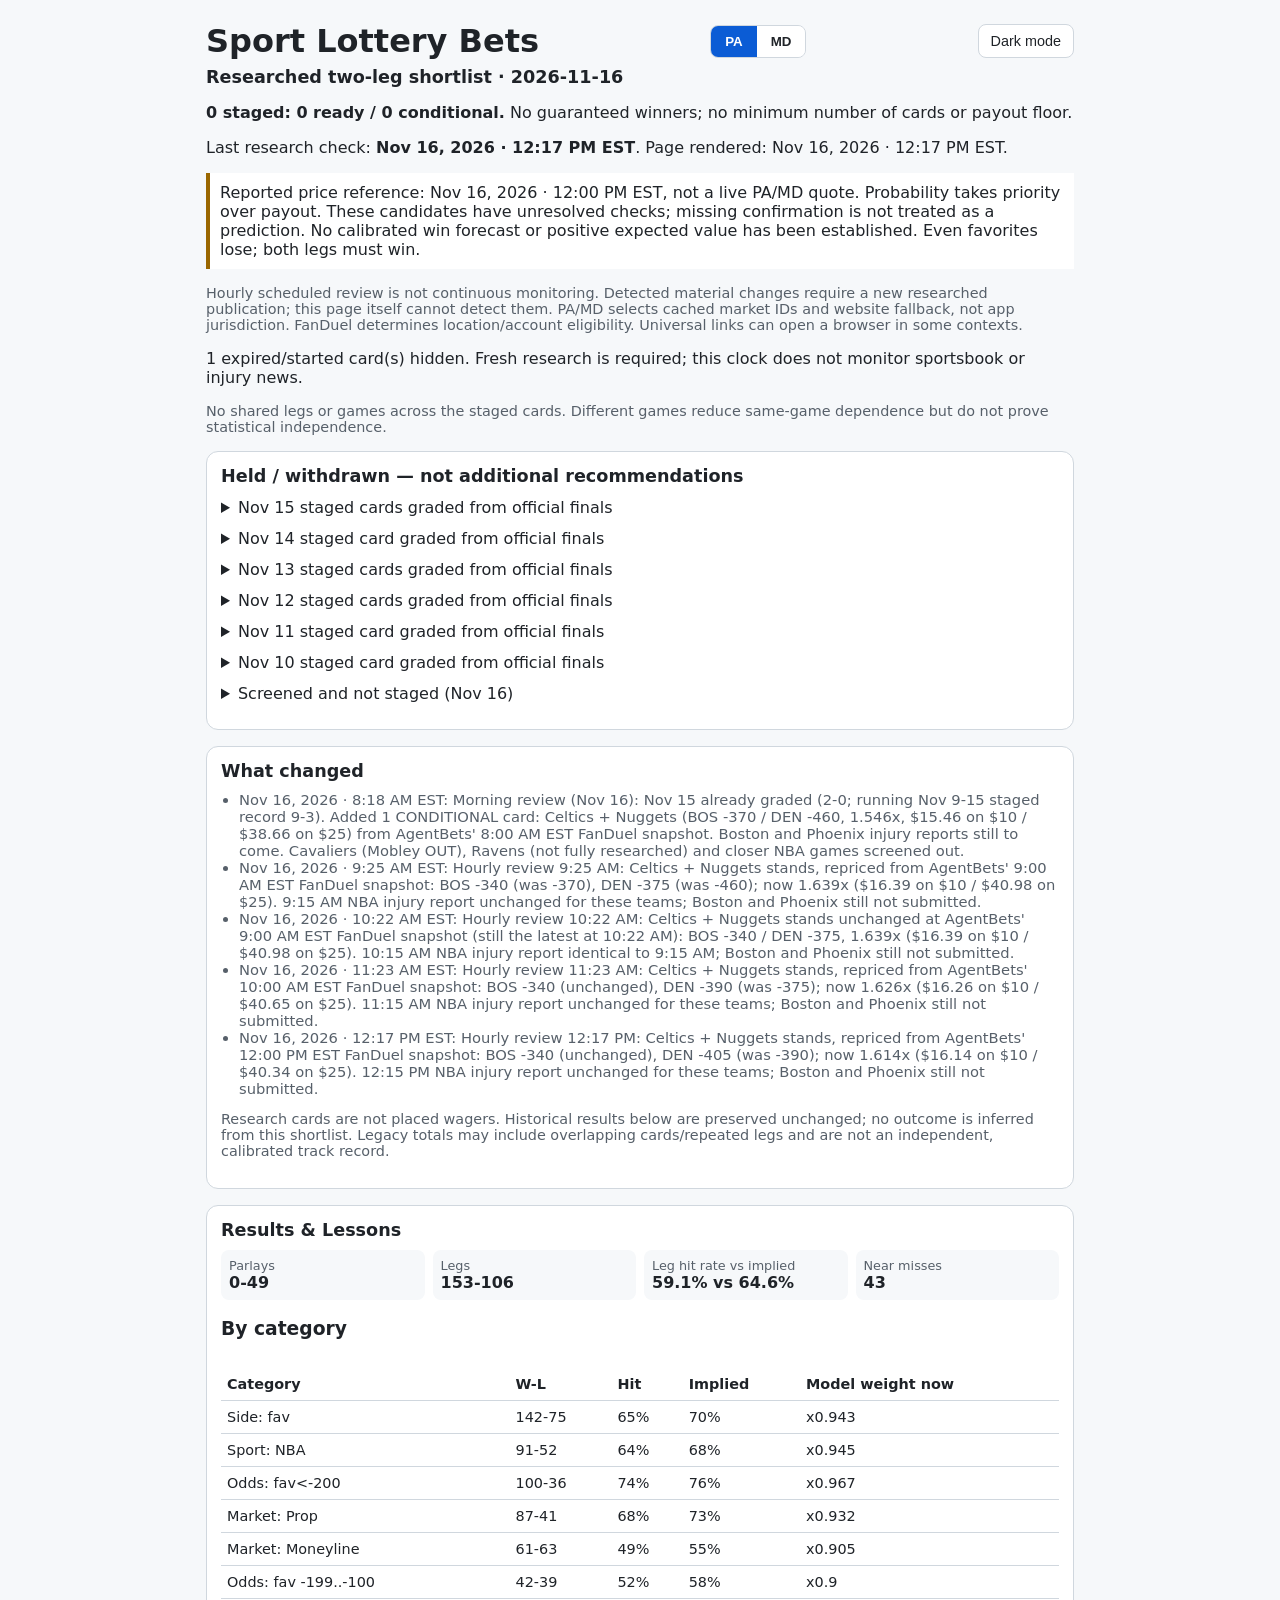
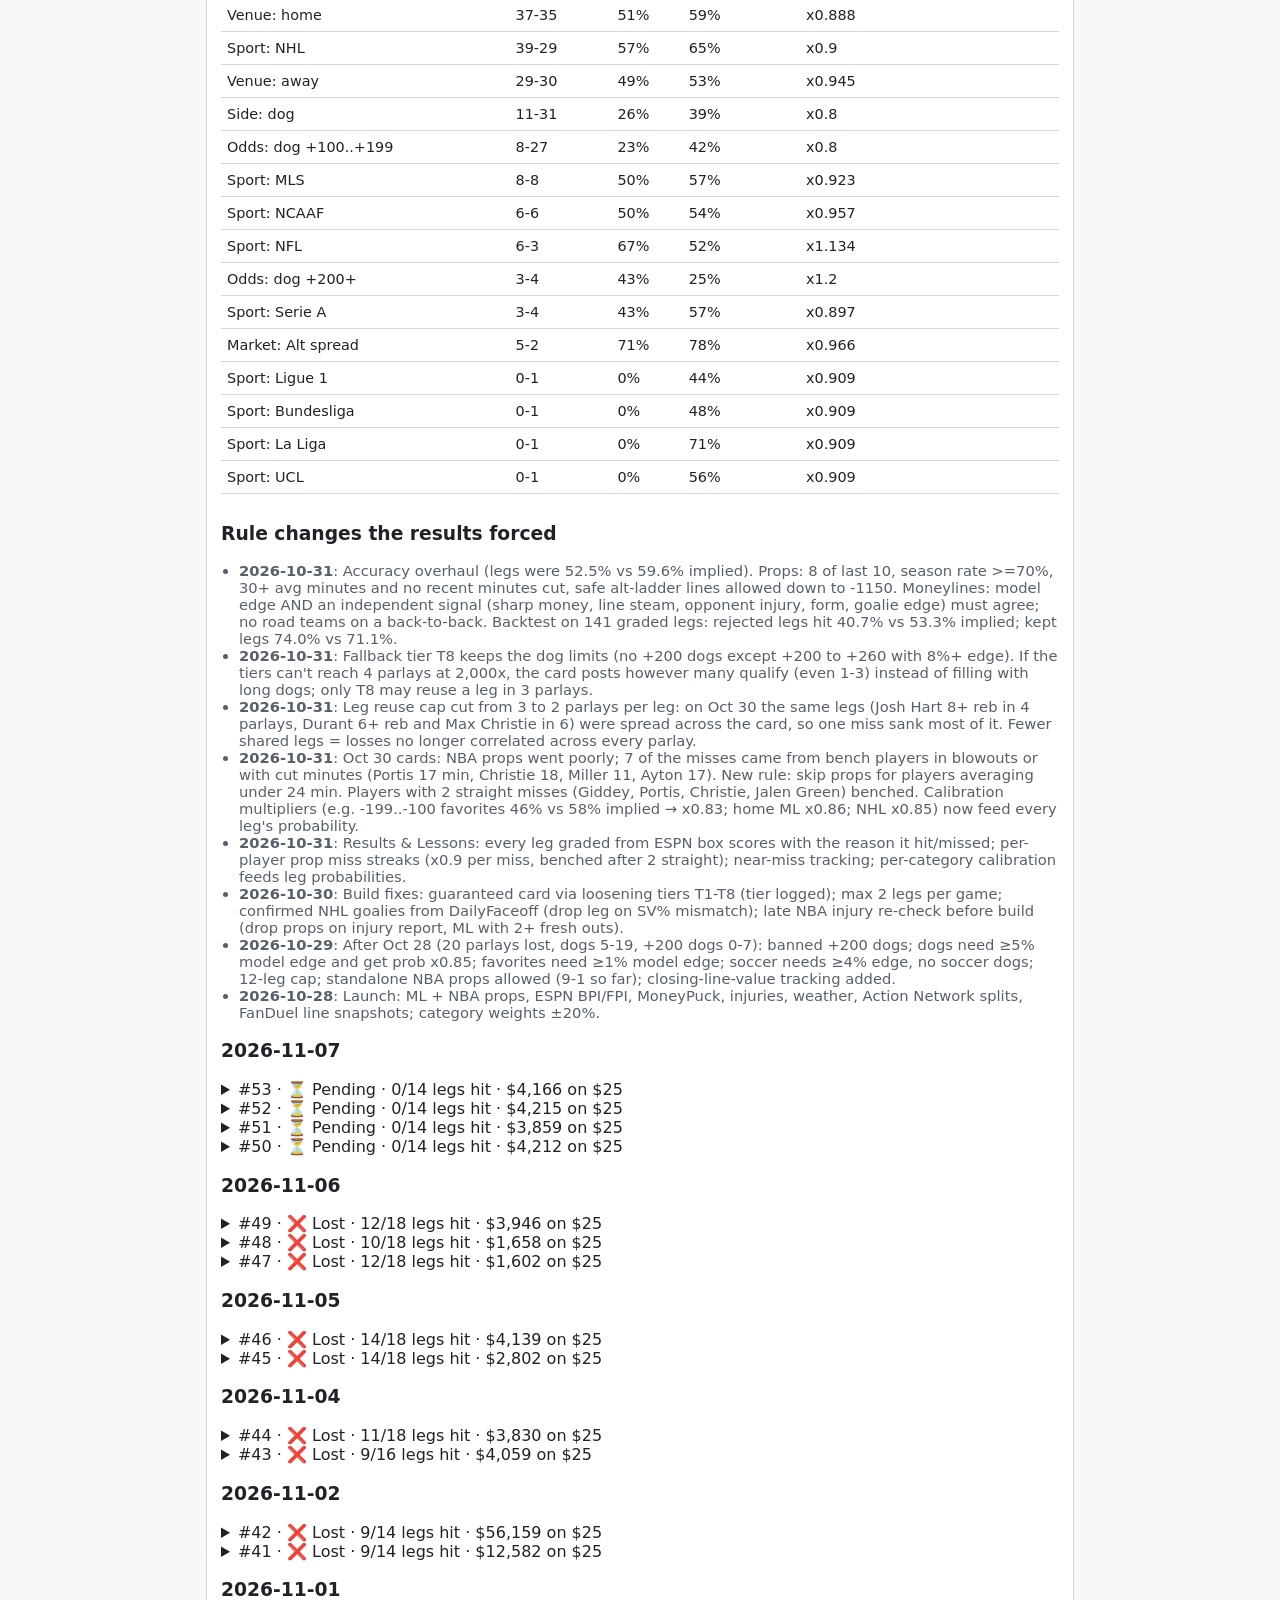
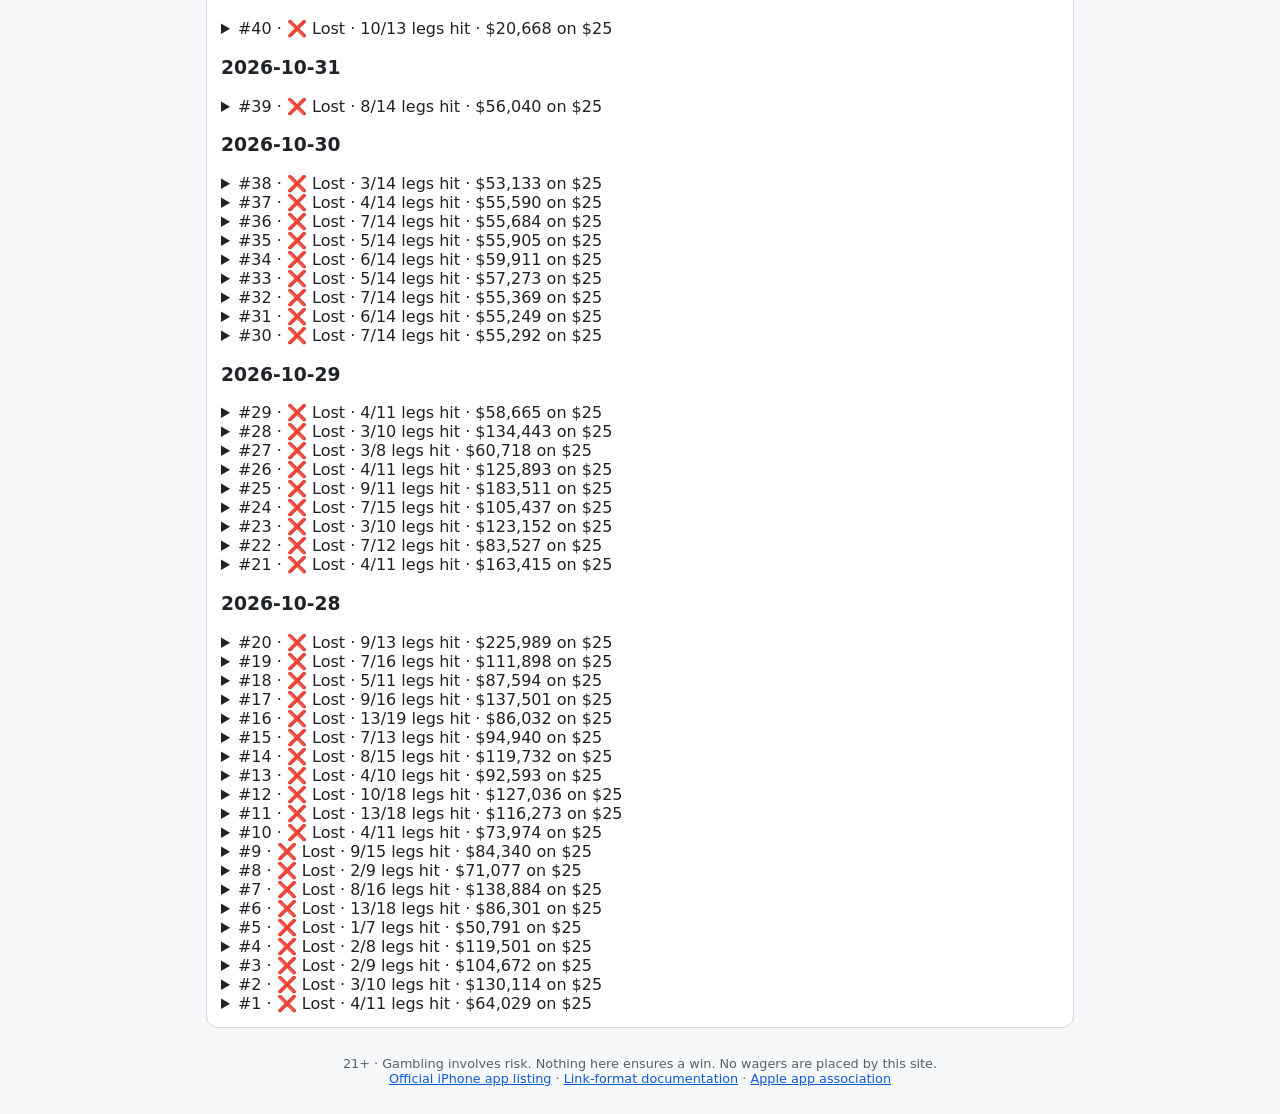
<file: docs/index.html>
<!doctype html><html lang="en" data-theme="light"><head><meta charset="utf-8"><meta name="viewport" content="width=device-width,initial-scale=1"><meta name="apple-itunes-app" content="app-id=1413721906, app-argument=https://sportsbook.fanduel.com/navigation/nfl"><title>Sport Lottery Bets · Researched two-leg shortlist</title><link rel="stylesheet" href="two-leg.css"><script src="two-leg.js" defer></script></head><body><main><header><h1>Sport Lottery Bets</h1><div class="st" role="group" aria-label="Betslip market state; app still uses geolocation"><button type="button" data-s="pa">PA</button><button type="button" data-s="md">MD</button></div><button id="tg" type="button">Dark mode</button></header><div id="today-two-leg" data-publication="2026-11-16"><h2>Researched two-leg shortlist · 2026-11-16</h2><p><strong id="current-count">1 staged: 0 ready / 1 conditional.</strong> No guaranteed winners; no minimum number of cards or payout floor.</p><p>Last research check: <strong>Nov 16, 2026 · 12:17 PM EST</strong>. Page rendered: Nov 16, 2026 · 12:17 PM EST.</p><p class="notice">Reported price reference: Nov 16, 2026 · 12:00 PM EST, not a live PA/MD quote. Probability takes priority over payout. These candidates have unresolved checks; missing confirmation is not treated as a prediction. No calibrated win forecast or positive expected value has been established. Even favorites lose; both legs must win.</p><p class="muted">Hourly scheduled review is not continuous monitoring. Detected material changes require a new researched publication; this page itself cannot detect them. PA/MD selects cached market IDs and website fallback, not app jurisdiction. FanDuel determines location/account eligibility. Universal links can open a browser in some contexts.</p><noscript><p class="notice">JavaScript is off: state defaults to PA and automatic expiry is unavailable. Do not use selection links after the printed review deadline or event start.</p></noscript><p id="expiry-note" role="status" aria-live="polite"></p><p class="muted">No shared legs or games across the staged cards. Different games reduce same-game dependence but do not prove statistical independence.</p><article id="nov16-a" class="two-leg-card" data-staged="true" data-review-until="2026-11-16T13:32:00-05:00" data-day="2026-11-16"><h3>Celtics + Nuggets</h3><p class="card-status">CONDITIONAL — not fully cleared</p><p>CONDITIONAL: prices from AgentBets&#x27; FanDuel snapshot of 12:00 PM EST (BOS -340 / DEN -405; Denver shortened from -390 at 10:00 AM, after -375 at 9:00 AM and -460 at 8:00 AM, with no listed injury change), not a PA/MD-verified live quote or an accepted parlay quote. Boston (back-to-back) and Phoenix injury reports still not submitted at 12:15 PM; recheck before betting.</p><p class="muted">Two NBA home favorites; Magic missing Banchero and Isaac, Suns on a road back-to-back at altitude; different games</p><div class="leg"><h4>1. Boston Celtics · Moneyline -340</h4><p>Orlando Magic @ Boston Celtics<br>Nov 16, 2026 · 7:00 PM EST · TD Garden</p><p><strong>Research reason:</strong> ESPN standings: Celtics 11-2, 6-0 at home, six straight wins, +13.1 average point differential (best of the teams playing tonight); last night beat Dallas 131-94. Magic 5-7, 1-4 on the road, -4.5 differential. The official 8:15 AM NBA report has Orlando without Paolo Banchero (right high ankle sprain), Jonathan Isaac, Noah Penda and Izaiyah Nelson (all OUT).</p><p><strong>Not yet resolved:</strong> Counterevidence and open items: Boston is on the second night of a back-to-back (played Dallas at 6 PM last night), so it could rest or limit starters, and Boston&#x27;s injury report was NOT YET SUBMITTED at 8:15 AM. Orlando has won three straight (at SAC 107-100, at UTA 123-108, vs MIL 107-99). The Nov 14 lesson applies: a heavy home favorite against a weaker opponent still lost. Starters not confirmed. Live PA/MD price not checked.</p><p class="muted">Official 12:15 PM ET NBA report (unchanged from 8:15, 9:15, 10:15 and 11:15 AM for this game): Magic: Paolo Banchero, Jonathan Isaac, Izaiyah Nelson, Noah Penda OUT. Celtics: NOT YET SUBMITTED. Starters not confirmed.</p><p class="muted">Price snapshot: Nov 16, 2026 · 12:00 PM EST; reported, not live/state-verified. Research/availability checked: Nov 16, 2026 · 12:17 PM EST. Earlier game-center/weather snapshots are not live.</p><span class="sources">Sources: <a href="https://www.espn.com/nba/game/_/gameId/401909994" rel="noopener">ESPN schedule</a> · <a href="https://www.espn.com/nba/standings" rel="noopener">ESPN schedule</a> · <a href="https://www.espn.com/nba/team/schedule/_/name/orl" rel="noopener">ESPN schedule</a> · <a href="https://www.espn.com/nba/game/_/gameId/401909989" rel="noopener">ESPN schedule</a> · <a href="https://ak-static.cms.nba.com/referee/injury/Injury-Report_2026-11-16_12_15PM.pdf" rel="noopener">ak-static.cms.nba.com</a> · <a href="https://agentbets.ai/odds/fanduel/nba/" rel="noopener">Reported FanDuel odds</a></span></div><div class="leg"><h4>2. Denver Nuggets · Moneyline -405</h4><p>Phoenix Suns @ Denver Nuggets<br>Nov 16, 2026 · 9:00 PM EST · Ball Arena</p><p><strong>Research reason:</strong> Phoenix is on the second night of a back-to-back after losing 131-123 at home to the Lakers yesterday, and now plays at altitude. ESPN standings: Suns 5-7, 0-3 on the road, -4.6 differential; Nuggets 7-4, won their last two road games (116-108 at New Orleans, 123-118 at Memphis), rested since Saturday. Denver&#x27;s only listed injury on the 8:15 AM report is Julian Strawther (OUT, knee) plus G League/two-way players.</p><p><strong>Not yet resolved:</strong> Counterevidence and open items: Denver is only 2-2 at home with a modest +1.8 differential, and lost at home to Portland 118-110. Phoenix&#x27;s injury report was NOT YET SUBMITTED at 8:15 AM. Phoenix won 4 of 6 before last night, including 102-99 over Houston. Starters not confirmed; Denver&#x27;s starters are only inferred available from being off the report. FanDuel&#x27;s Denver price drifted from -460 (8:00 AM EST) to -375 (9:00 AM EST) back to -390 (10:00 AM EST) and to -405 (12:00 PM EST) without a listed injury change, so the market still rates Denver less strongly than at the morning review. Live PA/MD price not checked.</p><p class="muted">Official 12:15 PM ET NBA report (unchanged from 8:15, 9:15, 10:15 and 11:15 AM): Nuggets: Julian Strawther OUT (left knee sprain); DaRon Holmes II, Ryan Nembhard, Cam Whitmore OUT (G League/two-way); Nikola Jokic and Jamal Murray not listed. Suns: NOT YET SUBMITTED; third-party projections (BALLDONTLIE via StatiqSports, 6:30 AM ET) expect Devin Booker to start and list Mark Williams OUT. Starters not confirmed.</p><p class="muted">Price snapshot: Nov 16, 2026 · 12:00 PM EST; reported, not live/state-verified. Research/availability checked: Nov 16, 2026 · 12:17 PM EST. Earlier game-center/weather snapshots are not live.</p><span class="sources">Sources: <a href="https://www.espn.com/nba/game/_/gameId/401910001" rel="noopener">ESPN schedule</a> · <a href="https://www.espn.com/nba/standings" rel="noopener">ESPN schedule</a> · <a href="https://www.espn.com/nba/team/schedule/_/name/den" rel="noopener">ESPN schedule</a> · <a href="https://www.espn.com/nba/team/schedule/_/name/phx" rel="noopener">ESPN schedule</a> · <a href="https://www.statiqsports.com/nba/devin-booker/injury" rel="noopener">www.statiqsports.com</a> · <a href="https://ak-static.cms.nba.com/referee/injury/Injury-Report_2026-11-16_12_15PM.pdf" rel="noopener">ak-static.cms.nba.com</a> · <a href="https://agentbets.ai/odds/fanduel/nba/" rel="noopener">Reported FanDuel odds</a></span></div><p class="payout">Theoretical total return: 1.614× · $10 → $16.14 · $25 → $40.34 (includes stake).</p><p class="muted">Different-game decimal prices multiplied; not a FanDuel parlay quote. Raw price-derived joint implied probability: 62.0% (includes bookmaker margin; not a calibrated forecast, edge, or guarantee).</p><p class="muted">Needs a fresh review by Nov 16, 2026 · 1:32 PM EST, sooner if material news is detected. On-page clock disables this card after that deadline or kickoff; it does not monitor injuries or odds.</p><div class="b"><span class="notice">Exact selection IDs unavailable: app-only link, no preloaded picks.</span><a class="fd-app secondary" href="https://sportsbook.fanduel.com/navigation/nfl">Open app only (no picks)</a><a class="fd secondary" href="https://pa.sportsbook.fanduel.com/" data-pa="https://pa.sportsbook.fanduel.com/" data-md="https://md.sportsbook.fanduel.com/">PA website fallback (not app prefill)</a></div></article></div><section id="research-holds"><h2>Held / withdrawn — not additional recommendations</h2><details><summary>Nov 15 staged cards graded from official finals</summary><p>Bills + Jaguars (posted 11:00 AM EST prices BUF -460 / JAX -700, 1.391x) WON: Bills 31, Jets 12; Jaguars 40, Titans 23 (ESPN finals). Spurs + Celtics (posted 3:00 PM EST prices SA -1200 / BOS -950, 1.197x) WON: Spurs 110, Jazz 102; Celtics 131, Mavericks 94 (ESPN finals). Nov 15 staged record: 2 wins, 0 losses. Running two-leg staged record Nov 9-15: 9 wins, 3 losses. These are staged research cards, not recorded wagers. Lessons: both road favorites with winning records against losing home teams pulled away in the second half after close first halves (JAX led 13-10 and BUF 10-3 late in the 2nd quarter); the Spurs won by only 8 without Fox and Harris (58-55 at halftime) against a depleted 1-12 Jazz, so a late starter downgrade on the favorite narrowed the margin even when the opponent was missing more; Boston at home vs a back-to-back Dallas missing Irving was never close.</p><span class="sources">Sources: <a href="https://www.espn.com/nfl/scoreboard/_/week/11" rel="noopener">ESPN schedule</a> · <a href="https://www.espn.com/nfl/game/_/gameId/401873054" rel="noopener">ESPN schedule</a> · <a href="https://www.espn.com/nba/game/_/gameId/401909988" rel="noopener">ESPN schedule</a> · <a href="https://www.espn.com/nba/game/_/gameId/401909989" rel="noopener">ESPN schedule</a></span></details><details><summary>Nov 14 staged card graded from official finals</summary><p>Nuggets + Timberwolves (posted 6:00 PM EST prices DEN -620 / MIN -1350, 1.247x) LOST: Nuggets 116, Pelicans 108 (won); Bulls 117, Timberwolves 106 (lost). Nov 14 staged record: 0 wins, 1 loss. Running two-leg staged record Nov 9-14: 7 wins, 3 losses. These are staged research cards, not recorded wagers. Lesson: a -1350 home favorite against a tired opponent on the second night of a back-to-back still lost by 11; Chicago led from early on. Very short prices add little payout and do not remove upset risk, so a single heavy-favorite leg is not a lock.</p><span class="sources">Sources: <a href="https://www.espn.com/nba/scoreboard/_/date/20261114" rel="noopener">ESPN schedule</a> · <a href="https://www.espn.com/nba/game/_/gameId/401909980" rel="noopener">ESPN schedule</a> · <a href="https://www.espn.com/nba/game/_/gameId/401909984" rel="noopener">ESPN schedule</a></span></details><details><summary>Nov 13 staged cards graded from official finals</summary><p>Rockets + Spurs (posted 7:00 PM EST prices HOU -1100 / SA -750, 1.236x) WON: Rockets 125, Jazz 118; Spurs 123, Warriors 85. Blazers + Magic (posted 6:00 PM EST prices POR -460 / ORL -420, 1.507x) WON: Magic 107, Bucks 99; Trail Blazers 120, Kings 107. Knicks + Hawks (posted 6:00 PM EST prices NY -335 / ATL -290, 1.746x) LOST: Pacers 106, Knicks 104; Bulls 125, Hawks 117 (OT). Nov 13 staged record: 2 wins, 1 loss. Running two-leg staged record Nov 9-13: 7 wins, 2 losses. These are staged research cards, not recorded wagers. Lesson: the losing card was the lowest-priced pair (both legs near -300, both on the road); both of its legs lost, while the two cards built on -420 or shorter legs won.</p><span class="sources">Sources: <a href="https://www.espn.com/nba/scoreboard/_/date/20261113" rel="noopener">ESPN schedule</a> · <a href="https://www.espn.com/nba/game/_/gameId/401909296" rel="noopener">ESPN schedule</a> · <a href="https://www.espn.com/nba/game/_/gameId/401909297" rel="noopener">ESPN schedule</a> · <a href="https://www.espn.com/nba/game/_/gameId/401909299" rel="noopener">ESPN schedule</a> · <a href="https://www.espn.com/nba/game/_/gameId/401909301" rel="noopener">ESPN schedule</a> · <a href="https://www.espn.com/nba/game/_/gameId/401909302" rel="noopener">ESPN schedule</a> · <a href="https://www.espn.com/nba/game/_/gameId/401909303" rel="noopener">ESPN schedule</a></span></details><details><summary>Nov 12 staged cards graded from official finals</summary><p>Pistons + 76ers (posted 6:00 PM EST prices DET -480 / PHI -255, 1.682x) WON: 76ers 123, Raptors 112; Pistons 144, Wizards 140 (2OT). Timberwolves + Suns (posted 7:00 PM EST prices MIN -230 / PHX -225, 2.072x) WON: Timberwolves 133, Mavericks 94; Suns 101, Hornets 96 (ESPN finals). Nov 12 staged record: 2 wins, 0 losses. Running two-leg staged record Nov 9-12: 5 wins, 1 loss. These are staged research cards, not recorded wagers. Lesson: both cards included a leg that was close late (2OT in Washington; Suns up six with under three minutes left), so favorite prices reflect but do not remove risk.</p><span class="sources">Sources: <a href="https://www.espn.com/nba/scoreboard/_/date/20261112" rel="noopener">ESPN schedule</a> · <a href="https://www.espn.com/nba/game/_/gameId/401909976" rel="noopener">ESPN schedule</a> · <a href="https://www.espn.com/nba/game/_/gameId/401909977" rel="noopener">ESPN schedule</a> · <a href="https://www.espn.com/nba/game/_/gameId/401909978" rel="noopener">ESPN schedule</a> · <a href="https://www.espn.com/nba/game/_/gameId/401909979" rel="noopener">ESPN schedule</a></span></details><details><summary>Nov 11 staged card graded from official finals</summary><p>Spurs + Lakers (posted 7:21 PM at SA -1350 / LAL -950, 1.187x) WON: Spurs 124, Bulls 119; Lakers 123, Bucks 112 (ESPN finals). Nov 11 staged record: 1 win, 0 losses; the withdrawn Celtics + Knicks card is not counted. Running two-leg staged record Nov 9-11: 3 wins, 1 loss. These are staged research cards, not recorded wagers. Lesson: the Spurs, without Harris and Vassell, trailed by 14 in the 3rd before winning by five, so even a -1350 road favorite missing two rotation guards is not a lock; heavy prices reflect but do not remove that risk. Withdrawing Celtics + Knicks after the George/Towns reports avoided a Knicks loss, one data point and not proof the rule improves results.</p><span class="sources">Sources: <a href="https://www.espn.com/nba/scoreboard/_/date/20261111" rel="noopener">ESPN schedule</a> · <a href="https://www.espn.com/nba/game/_/gameId/401909969" rel="noopener">ESPN schedule</a> · <a href="https://www.espn.com/nba/game/_/gameId/401909971" rel="noopener">ESPN schedule</a></span></details><details><summary>Nov 10 staged card graded from official finals</summary><p>Knicks + Heat (posted 6:24 PM at NY -1200 / MIA -405, 1.351x) WON: Knicks 117, Bucks 85; Heat 115, Jazz 109 (ESPN finals). Nov 10 staged record: 1 win, 0 losses. Running two-leg staged record Nov 9-10: 2 wins, 1 loss. These are staged research cards, not recorded wagers. Lesson: the Heat leg was the closer one (Utah within six late) even with Utah missing its top four listed players, so road favorites near -400 still carry real risk.</p><span class="sources">Sources: <a href="https://www.espn.com/nba/scoreboard/_/date/20261110" rel="noopener">ESPN schedule</a> · <a href="https://www.espn.com/nba/game/_/gameId/401909960" rel="noopener">ESPN schedule</a> · <a href="https://www.espn.com/nba/game/_/gameId/401909963" rel="noopener">ESPN schedule</a></span></details><details><summary>Screened and not staged (Nov 16)</summary><p>Cavaliers (-375 vs CHI): Evan Mobley OUT (toe), Cleveland 7-7 and lost two of its last four (at CHA, at MIA); Chicago has won two straight including 117-106 at Minnesota. Pairing Cleveland would also add a weaker leg. Ravens (-230 vs LAC, 8:15 PM MNF): not fully researched this run (NFL injury status not reviewed), so not staged. Grizzlies (-162 at WAS), 76ers (-225 at BKN; Philadelphia report not submitted), Rockets (-136 at MIA), Warriors (-154 at NOP; Curry and Butler OUT), Timberwolves (-136 vs POR; Anthony Edwards OUT) are too close to coin flips.</p><span class="sources">Sources: <a href="https://agentbets.ai/odds/fanduel/nba/" rel="noopener">Reported FanDuel odds</a> · <a href="https://agentbets.ai/odds/fanduel/nfl/" rel="noopener">Reported FanDuel odds</a> · <a href="https://ak-static.cms.nba.com/referee/injury/Injury-Report_2026-11-16_08_15AM.pdf" rel="noopener">ak-static.cms.nba.com</a> · <a href="https://www.espn.com/nba/standings" rel="noopener">ESPN schedule</a> · <a href="https://www.espn.com/nba/team/schedule/_/name/cle" rel="noopener">ESPN schedule</a></span></details></section><section id="update-log"><h2>What changed</h2><ul><li>Nov 16, 2026 · 8:18 AM EST: Morning review (Nov 16): Nov 15 already graded (2-0; running Nov 9-15 staged record 9-3). Added 1 CONDITIONAL card: Celtics + Nuggets (BOS -370 / DEN -460, 1.546x, $15.46 on $10 / $38.66 on $25) from AgentBets&#x27; 8:00 AM EST FanDuel snapshot. Boston and Phoenix injury reports still to come. Cavaliers (Mobley OUT), Ravens (not fully researched) and closer NBA games screened out.</li><li>Nov 16, 2026 · 9:25 AM EST: Hourly review 9:25 AM: Celtics + Nuggets stands, repriced from AgentBets&#x27; 9:00 AM EST FanDuel snapshot: BOS -340 (was -370), DEN -375 (was -460); now 1.639x ($16.39 on $10 / $40.98 on $25). 9:15 AM NBA injury report unchanged for these teams; Boston and Phoenix still not submitted.</li><li>Nov 16, 2026 · 10:22 AM EST: Hourly review 10:22 AM: Celtics + Nuggets stands unchanged at AgentBets&#x27; 9:00 AM EST FanDuel snapshot (still the latest at 10:22 AM): BOS -340 / DEN -375, 1.639x ($16.39 on $10 / $40.98 on $25). 10:15 AM NBA injury report identical to 9:15 AM; Boston and Phoenix still not submitted.</li><li>Nov 16, 2026 · 11:23 AM EST: Hourly review 11:23 AM: Celtics + Nuggets stands, repriced from AgentBets&#x27; 10:00 AM EST FanDuel snapshot: BOS -340 (unchanged), DEN -390 (was -375); now 1.626x ($16.26 on $10 / $40.65 on $25). 11:15 AM NBA injury report unchanged for these teams; Boston and Phoenix still not submitted.</li><li>Nov 16, 2026 · 12:17 PM EST: Hourly review 12:17 PM: Celtics + Nuggets stands, repriced from AgentBets&#x27; 12:00 PM EST FanDuel snapshot: BOS -340 (unchanged), DEN -405 (was -390); now 1.614x ($16.14 on $10 / $40.34 on $25). 12:15 PM NBA injury report unchanged for these teams; Boston and Phoenix still not submitted.</li></ul><p class="muted">Research cards are not placed wagers. Historical results below are preserved unchanged; no outcome is inferred from this shortlist. Legacy totals may include overlapping cards/repeated legs and are not an independent, calibrated track record.</p></section><section id=results><h2>Results &amp; Lessons</h2><div class=s><div>Parlays<b>0-49</b></div><div>Legs<b>153-106</b></div><div>Leg hit rate vs implied<b>59.1% vs 64.6%</b></div><div>Near misses<b>43</b></div></div><h3>By category</h3><div class=t><table><tr><th>Category</th><th>W-L</th><th>Hit</th><th>Implied</th><th>Model weight now</th></tr><tr><td>Side: fav</td><td>142-75</td><td>65%</td><td>70%</td><td>x0.943</td></tr><tr><td>Sport: NBA</td><td>91-52</td><td>64%</td><td>68%</td><td>x0.945</td></tr><tr><td>Odds: fav&lt;-200</td><td>100-36</td><td>74%</td><td>76%</td><td>x0.967</td></tr><tr><td>Market: Prop</td><td>87-41</td><td>68%</td><td>73%</td><td>x0.932</td></tr><tr><td>Market: Moneyline</td><td>61-63</td><td>49%</td><td>55%</td><td>x0.905</td></tr><tr><td>Odds: fav -199..-100</td><td>42-39</td><td>52%</td><td>58%</td><td>x0.9</td></tr><tr><td>Venue: home</td><td>37-35</td><td>51%</td><td>59%</td><td>x0.888</td></tr><tr><td>Sport: NHL</td><td>39-29</td><td>57%</td><td>65%</td><td>x0.9</td></tr><tr><td>Venue: away</td><td>29-30</td><td>49%</td><td>53%</td><td>x0.945</td></tr><tr><td>Side: dog</td><td>11-31</td><td>26%</td><td>39%</td><td>x0.8</td></tr><tr><td>Odds: dog +100..+199</td><td>8-27</td><td>23%</td><td>42%</td><td>x0.8</td></tr><tr><td>Sport: MLS</td><td>8-8</td><td>50%</td><td>57%</td><td>x0.923</td></tr><tr><td>Sport: NCAAF</td><td>6-6</td><td>50%</td><td>54%</td><td>x0.957</td></tr><tr><td>Sport: NFL</td><td>6-3</td><td>67%</td><td>52%</td><td>x1.134</td></tr><tr><td>Odds: dog +200+</td><td>3-4</td><td>43%</td><td>25%</td><td>x1.2</td></tr><tr><td>Sport: Serie A</td><td>3-4</td><td>43%</td><td>57%</td><td>x0.897</td></tr><tr><td>Market: Alt spread</td><td>5-2</td><td>71%</td><td>78%</td><td>x0.966</td></tr><tr><td>Sport: Ligue 1</td><td>0-1</td><td>0%</td><td>44%</td><td>x0.909</td></tr><tr><td>Sport: Bundesliga</td><td>0-1</td><td>0%</td><td>48%</td><td>x0.909</td></tr><tr><td>Sport: La Liga</td><td>0-1</td><td>0%</td><td>71%</td><td>x0.909</td></tr><tr><td>Sport: UCL</td><td>0-1</td><td>0%</td><td>56%</td><td>x0.909</td></tr></table></div><h3>Rule changes the results forced</h3><ul><li><b>2026-10-31</b>: Accuracy overhaul (legs were 52.5% vs 59.6% implied). Props: 8 of last 10, season rate &gt;=70%, 30+ avg minutes and no recent minutes cut, safe alt-ladder lines allowed down to -1150. Moneylines: model edge AND an independent signal (sharp money, line steam, opponent injury, form, goalie edge) must agree; no road teams on a back-to-back. Backtest on 141 graded legs: rejected legs hit 40.7% vs 53.3% implied; kept legs 74.0% vs 71.1%.</li><li><b>2026-10-31</b>: Fallback tier T8 keeps the dog limits (no +200 dogs except +200 to +260 with 8%+ edge). If the tiers can&#x27;t reach 4 parlays at 2,000x, the card posts however many qualify (even 1-3) instead of filling with long dogs; only T8 may reuse a leg in 3 parlays.</li><li><b>2026-10-31</b>: Leg reuse cap cut from 3 to 2 parlays per leg: on Oct 30 the same legs (Josh Hart 8+ reb in 4 parlays, Durant 6+ reb and Max Christie in 6) were spread across the card, so one miss sank most of it. Fewer shared legs = losses no longer correlated across every parlay.</li><li><b>2026-10-31</b>: Oct 30 cards: NBA props went poorly; 7 of the misses came from bench players in blowouts or with cut minutes (Portis 17 min, Christie 18, Miller 11, Ayton 17). New rule: skip props for players averaging under 24 min. Players with 2 straight misses (Giddey, Portis, Christie, Jalen Green) benched. Calibration multipliers (e.g. -199..-100 favorites 46% vs 58% implied → x0.83; home ML x0.86; NHL x0.85) now feed every leg&#x27;s probability.</li><li><b>2026-10-31</b>: Results &amp; Lessons: every leg graded from ESPN box scores with the reason it hit/missed; per-player prop miss streaks (x0.9 per miss, benched after 2 straight); near-miss tracking; per-category calibration feeds leg probabilities.</li><li><b>2026-10-30</b>: Build fixes: guaranteed card via loosening tiers T1-T8 (tier logged); max 2 legs per game; confirmed NHL goalies from DailyFaceoff (drop leg on SV% mismatch); late NBA injury re-check before build (drop props on injury report, ML with 2+ fresh outs).</li><li><b>2026-10-29</b>: After Oct 28 (20 parlays lost, dogs 5-19, +200 dogs 0-7): banned +200 dogs; dogs need ≥5% model edge and get prob x0.85; favorites need ≥1% model edge; soccer needs ≥4% edge, no soccer dogs; 12-leg cap; standalone NBA props allowed (9-1 so far); closing-line-value tracking added.</li><li><b>2026-10-28</b>: Launch: ML + NBA props, ESPN BPI/FPI, MoneyPuck, injuries, weather, Action Network splits, FanDuel line snapshots; category weights ±20%.</li></ul><h3>2026-11-07</h3><details><summary>#53 · ⏳ Pending · 0/14 legs hit · $4,166 on $25</summary></details><details><summary>#52 · ⏳ Pending · 0/14 legs hit · $4,215 on $25</summary></details><details><summary>#51 · ⏳ Pending · 0/14 legs hit · $3,859 on $25</summary></details><details><summary>#50 · ⏳ Pending · 0/14 legs hit · $4,212 on $25</summary></details><h3>2026-11-06</h3><details><summary>#49 · ❌ Lost · 12/18 legs hit · $3,946 on $25</summary><p><small>Why it lost:</small></p><ul><li><b>Adam Fantilli 2+ shots on goal</b> (-345): 0 SOG vs 2+ needed, ? min; line: ? pts/? reb/? ast/? 3PT</li><li><b>Luka Doncic 6+ assists</b> (-340): 5 ast vs 6+ needed, 38 min; line: 53 pts/5 reb/5 ast/5-15 3PT</li><li><b>Zion Williamson 15+ points</b> (-350): 13 pts vs 15+ needed, 36 min; line: 13 pts/8 reb/4 ast/0-0 3PT</li></ul><p><b>What I learned:</b> Adam Fantilli: prop miss streak 1 → prop weight x0.9 | Luka Doncic: prop miss streak 1 → prop weight x0.9 | Zion Williamson: prop miss streak 1 → prop weight x0.9</p></details><details><summary>#48 · ❌ Lost · 10/18 legs hit · $1,658 on $25</summary><p><small>Why it lost:</small></p><ul><li><b>Adam Fantilli 2+ shots on goal</b> (-355): 0 SOG vs 2+ needed, ? min; line: ? pts/? reb/? ast/? 3PT</li><li><b>Austin Reaves 4+ assists</b> (-390): 2 ast vs 4+ needed, 38 min; line: 25 pts/3 reb/2 ast/1-8 3PT</li><li><b>Luka Doncic 6+ assists</b> (-340): 5 ast vs 6+ needed, 38 min; line: 53 pts/5 reb/5 ast/5-15 3PT</li><li><b>Zion Williamson 15+ points</b> (-350): 13 pts vs 15+ needed, 36 min; line: 13 pts/8 reb/4 ast/0-0 3PT</li><li><b>Denton Mateychuk 1+ shots on goal</b> (-590): 0 SOG vs 1+ needed, ? min; line: ? pts/? reb/? ast/? 3PT</li><li><b>Ivar Stenberg 1+ shots on goal</b> (-460): 0 SOG vs 1+ needed, ? min; line: ? pts/? reb/? ast/? 3PT</li><li><b>Dylan Harper 4+ rebounds</b> (-480): 2 reb vs 4+ needed, 28 min, blowout win by 15 (SA 124, SAC 109); line: 19 pts/2 reb/3 ast/1-2 3PT</li></ul><p><b>What I learned:</b> Adam Fantilli: prop miss streak 1 → prop weight x0.9 | Austin Reaves: prop miss streak 2 → prop weight x0.81 and benched until he hits again | Luka Doncic: prop miss streak 1 → prop weight x0.9 | Zion Williamson: prop miss streak 1 → prop weight x0.9</p></details><details><summary>#47 · ❌ Lost · 12/18 legs hit · $1,602 on $25</summary><p><small>Why it lost:</small></p><ul><li><b>Adam Fantilli 2+ shots on goal</b> (-355): 0 SOG vs 2+ needed, ? min; line: ? pts/? reb/? ast/? 3PT</li><li><b>Luka Doncic 6+ assists</b> (-340): 5 ast vs 6+ needed, 38 min; line: 53 pts/5 reb/5 ast/5-15 3PT</li><li><b>Zion Williamson 15+ points</b> (-350): 13 pts vs 15+ needed, 36 min; line: 13 pts/8 reb/4 ast/0-0 3PT</li><li><b>Denton Mateychuk 1+ shots on goal</b> (-590): 0 SOG vs 1+ needed, ? min; line: ? pts/? reb/? ast/? 3PT</li><li><b>Dylan Harper 4+ rebounds</b> (-480): 2 reb vs 4+ needed, 28 min, blowout win by 15 (SA 124, SAC 109); line: 19 pts/2 reb/3 ast/1-2 3PT</li></ul><p><b>What I learned:</b> Adam Fantilli: prop miss streak 1 → prop weight x0.9 | Luka Doncic: prop miss streak 1 → prop weight x0.9 | Zion Williamson: prop miss streak 1 → prop weight x0.9 | Denton Mateychuk: prop miss streak 1 → prop weight x0.9</p></details><h3>2026-11-05</h3><details><summary>#46 · ❌ Lost · 14/18 legs hit · $4,139 on $25</summary><p><small>Why it lost:</small></p><ul><li><b>Adam Fantilli 2+ shots on goal</b> (-335): 0 SOG vs 2+ needed, ? min; line: ? pts/? reb/? ast/? 3PT</li><li><b>Denton Mateychuk 1+ shots on goal</b> (-590): 0 SOG vs 1+ needed, ? min; line: ? pts/? reb/? ast/? 3PT</li><li><b>Giannis Antetokounmpo 25+ points</b> (-265): 20 pts vs 25+ needed, 31 min, blowout loss by 20 (MIA 100, GS 120); line: 20 pts/14 reb/4 ast/1-5 3PT</li><li><b>UTSA ML</b> (-240): Final UTSA 29, FAU 60; favorite upset, lost by 31</li></ul><p><b>What I learned:</b> Adam Fantilli: prop miss streak 1 → prop weight x0.9 | Denton Mateychuk: prop miss streak 1 → prop weight x0.9 | Giannis Antetokounmpo: prop miss streak 1 → prop weight x0.9 | UTSA: Odds: fav&lt;-200 now 100/136 (74% vs 76% implied) → weight x0.967</p></details><details><summary>#45 · ❌ Lost · 14/18 legs hit · $2,802 on $25</summary><p><small>Why it lost:</small></p><ul><li><b>Dylan Guenther 2+ shots on goal</b> (-395): 1 SOG vs 2+ needed, ? min; line: ? pts/? reb/? ast/? 3PT</li><li><b>Giannis Antetokounmpo 25+ points</b> (-265): 20 pts vs 25+ needed, 31 min, blowout loss by 20 (MIA 100, GS 120); line: 20 pts/14 reb/4 ast/1-5 3PT</li><li><b>UTSA ML</b> (-255): Final UTSA 29, FAU 60; favorite upset, lost by 31</li><li><b>Cale Makar 2+ shots on goal</b> (-480): 0 SOG vs 2+ needed, ? min; line: ? pts/? reb/? ast/? 3PT</li></ul><p><b>What I learned:</b> Dylan Guenther: prop miss streak 1 → prop weight x0.9 | Giannis Antetokounmpo: prop miss streak 1 → prop weight x0.9 | UTSA: Odds: fav&lt;-200 now 100/136 (74% vs 76% implied) → weight x0.967 | Cale Makar: prop miss streak 1 → prop weight x0.9</p></details><h3>2026-11-04</h3><details><summary>#44 · ❌ Lost · 11/18 legs hit · $3,830 on $25</summary><p><small>Why it lost:</small></p><ul><li><b>Will Smith 2+ shots on goal</b> (-290): 0 SOG vs 2+ needed, ? min; line: ? pts/? reb/? ast/? 3PT</li><li><b>Kon Knueppel 10+ points</b> (-260): 3 pts vs 10+ needed, 6 min, minutes cut; line: 3 pts/0 reb/0 ast/0-1 3PT</li><li><b>Rasmus Dahlin 2+ shots on goal</b> (-335): 1 SOG vs 2+ needed, ? min; line: ? pts/? reb/? ast/? 3PT</li><li><b>Memphis Grizzlies ML</b> (-230): Final MEM 103, IND 107; FG% 45 vs 45; turnovers 19-15; favorite upset, lost by 4; near miss</li><li><b>Jack Quinn 2+ shots on goal</b> (-355): 1 SOG vs 2+ needed, ? min; line: ? pts/? reb/? ast/? 3PT</li><li><b>UTSA ML</b> (-250): Final UTSA 29, FAU 60; favorite upset, lost by 31</li><li><b>Ja&#x27;Kobe Walter 2+ made threes</b> (-290): 1 3PM vs 2+ needed, 27 min, blowout loss by 19 (TOR 109, DEN 128); line: 8 pts/1 reb/2 ast/1-6 3PT</li></ul><p><b>What I learned:</b> Will Smith: prop miss streak 0 → prop weight x1.0 | Kon Knueppel: prop miss streak 1 → prop weight x0.9 | Rasmus Dahlin: prop miss streak 1 → prop weight x0.9 | Memphis Grizzlies: Odds: fav&lt;-200 now 100/136 (74% vs 76% implied) → weight x0.967</p></details><details><summary>#43 · ❌ Lost · 9/16 legs hit · $4,059 on $25</summary><p><small>Why it lost:</small></p><ul><li><b>Jaden McDaniels 1+ made threes</b> (-410): 0 3PM vs 1+ needed, 37 min; line: 14 pts/8 reb/4 ast/0-6 3PT</li><li><b>Brandon Miller 3+ made threes</b> (-260): 1 3PM vs 3+ needed, 26 min; line: 10 pts/4 reb/1 ast/1-10 3PT</li><li><b>Will Smith 2+ shots on goal</b> (-290): 0 SOG vs 2+ needed, ? min; line: ? pts/? reb/? ast/? 3PT</li><li><b>Memphis Grizzlies +3.5 (alt line)</b> (-310): Final MEM 103, IND 107; margin -4 vs +3.5 alt line, missed cover by 0.5</li><li><b>Rasmus Dahlin 2+ shots on goal</b> (-335): 1 SOG vs 2+ needed, ? min; line: ? pts/? reb/? ast/? 3PT</li><li><b>Utah Jazz ML</b> (+168): Final UTAH 113, NO 120; FG% 44 vs 43; turnovers 20-17; underdog didn&#x27;t pull the upset, lost by 7</li><li><b>Jack Quinn 2+ shots on goal</b> (-355): 1 SOG vs 2+ needed, ? min; line: ? pts/? reb/? ast/? 3PT</li></ul><p><b>What I learned:</b> Jaden McDaniels: prop miss streak 0 → prop weight x1.0 | Brandon Miller: prop miss streak 1 → prop weight x0.9 | Will Smith: prop miss streak 0 → prop weight x1.0 | Memphis Grizzlies: Odds: fav&lt;-200 now 100/136 (74% vs 76% implied) → weight x0.967</p></details><h3>2026-11-02</h3><details><summary>#42 · ❌ Lost · 9/14 legs hit · $56,159 on $25</summary><p><small>Why it lost:</small></p><ul><li><b>Boston Celtics ML</b> (+168): Final BOS 93, HOU 109; FG% 39 vs 54; turnovers 15-13; underdog didn&#x27;t pull the upset, lost by 16</li><li><b>Toronto Maple Leafs ML</b> (+114): Final TOR 2, UTA 3; shots 29-36 (outshot); underdog didn&#x27;t pull the upset, lost by 1; near miss</li><li><b>Bodo Glimt to win (90 min)</b> (-130): Final BODO 0, LILL 0; shots on target 4-2; draw = loss for a 90-min win bet; favorite upset; near miss</li><li><b>Montreal Canadiens ML</b> (-188): Final MTL 4, WPG 5; shots 22-47 (outshot); favorite upset, lost by 1; near miss</li></ul><p><b>What I learned:</b> Boston Celtics: Odds: dog +100..+199 now 8/35 (23% vs 42% implied) → weight x0.8 ; underdog rule (Oct 29) blocks dogs without ≥5% model edge | Toronto Maple Leafs: Odds: dog +100..+199 now 8/35 (23% vs 42% implied) → weight x0.8 ; underdog rule (Oct 29) blocks dogs without ≥5% model edge | Bodo Glimt: Odds: fav -199..-100 now 42/81 (52% vs 58% implied) → weight x0.9 | Montreal Canadiens: Odds: fav -199..-100 now 42/81 (52% vs 58% implied) → weight x0.9</p></details><details><summary>#41 · ❌ Lost · 9/14 legs hit · $12,582 on $25</summary><p><small>Why it lost:</small></p><ul><li><b>Boston Celtics ML</b> (+166): Final BOS 93, HOU 109; FG% 39 vs 54; turnovers 15-13; underdog didn&#x27;t pull the upset, lost by 16</li><li><b>Orlando Magic ML</b> (-136): Final ORL 94, WSH 103; FG% 46 vs 53; turnovers 17-14; favorite upset, lost by 9</li><li><b>Jalen Brunson 20+ points</b> (-330): 19 pts vs 20+ needed, 34 min; line: 19 pts/2 reb/6 ast/4-11 3PT</li><li><b>Memphis Grizzlies ML</b> (-178): Final MEM 134, NO 135; FG% 52 vs 48; turnovers 16-8; favorite upset, lost by 1; near miss</li></ul><p><b>What I learned:</b> Boston Celtics: Odds: dog +100..+199 now 8/35 (23% vs 42% implied) → weight x0.8 ; underdog rule (Oct 29) blocks dogs without ≥5% model edge | Orlando Magic: Odds: fav -199..-100 now 42/81 (52% vs 58% implied) → weight x0.9 | Jalen Brunson: prop miss streak 1 → prop weight x0.9 | Memphis Grizzlies: Odds: fav -199..-100 now 42/81 (52% vs 58% implied) → weight x0.9</p></details><h3>2026-11-01</h3><details><summary>#40 · ❌ Lost · 10/13 legs hit · $20,668 on $25</summary><p><small>Why it lost:</small></p><ul><li><b>Kansas City Chiefs ML</b> (-112): Final KC 24, DEN 28; favorite upset, lost by 4</li><li><b>Ottawa Senators ML</b> (-120): Final OTT 3, ANA 6; shots 22-33 (outshot); favorite upset, lost by 3</li><li><b>Jayson Tatum 2+ made threes</b> (-340): 1 3PM vs 2+ needed, 34 min; line: 32 pts/4 reb/7 ast/1-5 3PT</li></ul><p><b>What I learned:</b> Kansas City Chiefs: Odds: fav -199..-100 now 42/81 (52% vs 58% implied) → weight x0.9 | Ottawa Senators: Odds: fav -199..-100 now 42/81 (52% vs 58% implied) → weight x0.9 | Jayson Tatum: prop miss streak 1 → prop weight x0.9</p></details><h3>2026-10-31</h3><details><summary>#39 · ❌ Lost · 8/14 legs hit · $56,040 on $25</summary><p><small>Why it lost:</small></p><ul><li><b>Miami Florida -4.5 (alt line)</b> (-330): Final MIA 38, UNC 35; margin +3 vs -4.5 alt line, missed cover by 1.5</li><li><b>Old Dominion ML</b> (+125): Final ODU 23, MRSH 36; underdog didn&#x27;t pull the upset, lost by 13</li><li><b>Minnesota Vikings ML</b> (+146): Final MIN 15, DET 19; underdog didn&#x27;t pull the upset, lost by 4</li><li><b>New York Islanders ML</b> (-110): Final NYI 0, EDM 4; shots 18-24 (outshot); favorite upset, lost by 4</li><li><b>Atlanta Hawks ML</b> (-176): Final ATL 99, NO 121; FG% 38 vs 57; turnovers 19-23; favorite upset, lost by 22</li><li><b>Tampa Bay Lightning ML</b> (-176): Final TB 4, NSH 5; shots 26-33 (outshot); favorite upset, lost by 1; near miss</li></ul><p><b>What I learned:</b> Miami Florida: Odds: fav&lt;-200 now 100/136 (74% vs 76% implied) → weight x0.967 | Old Dominion: Odds: dog +100..+199 now 8/35 (23% vs 42% implied) → weight x0.8 ; underdog rule (Oct 29) blocks dogs without ≥5% model edge | Minnesota Vikings: Odds: dog +100..+199 now 8/35 (23% vs 42% implied) → weight x0.8 ; underdog rule (Oct 29) blocks dogs without ≥5% model edge | New York Islanders: Odds: fav -199..-100 now 42/81 (52% vs 58% implied) → weight x0.9</p></details><h3>2026-10-30</h3><details><summary>#38 · ❌ Lost · 3/14 legs hit · $53,133 on $25</summary><p><small>Why it lost:</small></p><ul><li><b>Kris Dunn 1+ made threes</b> (-280): 0 3PM vs 1+ needed, 31 min, blowout loss by 26 (LAC 101, MIN 127); line: 5 pts/5 reb/7 ast/0-1 3PT</li><li><b>Payton Pritchard 4+ assists</b> (-210): 3 ast vs 4+ needed, 35 min; line: 30 pts/3 reb/3 ast/3-9 3PT</li><li><b>Duncan Robinson 3+ made threes</b> (-156): 2 3PM vs 3+ needed, 26 min, blowout win by 16 (DET 110, BKN 94); line: 17 pts/4 reb/2 ast/2-7 3PT</li><li><b>Jalen Green 4+ rebounds</b> (-132): 2 reb vs 4+ needed, 25 min; line: 2 pts/2 reb/2 ast/0-2 3PT</li><li><b>Austin Reaves 6+ assists</b> (-122): 5 ast vs 6+ needed, 37 min, blowout loss by 17 (LAL 95, GS 112); line: 21 pts/4 reb/5 ast/1-6 3PT</li><li><b>Josh Giddey 6+ rebounds</b> (-146): 4 reb vs 6+ needed, 25 min; line: 13 pts/4 reb/5 ast/2-5 3PT</li><li><b>Max Christie 10+ points</b> (-104): 2 pts vs 10+ needed, 18 min, minutes cut; line: 2 pts/1 reb/0 ast/0-2 3PT</li><li><b>Josh Hart 8+ rebounds</b> (-118): 6 reb vs 8+ needed, 31 min; line: 7 pts/6 reb/3 ast/2-7 3PT</li><li><b>Kevin Durant 6+ rebounds</b> (-106): 5 reb vs 6+ needed, 37 min; line: 28 pts/5 reb/1 ast/1-6 3PT</li><li><b>Daniss Jenkins 10+ points</b> (-113): 6 pts vs 10+ needed, 24 min, blowout win by 16 (DET 110, BKN 94); line: 6 pts/3 reb/5 ast/2-5 3PT</li></ul><p><b>What I learned:</b> Kris Dunn: prop miss streak 1 → prop weight x0.9 | Payton Pritchard: prop miss streak 1 → prop weight x0.9 | Duncan Robinson: prop miss streak 1 → prop weight x0.9 | Jalen Green: prop miss streak 2 → prop weight x0.81 and benched until he hits again</p></details><details><summary>#37 · ❌ Lost · 4/14 legs hit · $55,590 on $25</summary><p><small>Why it lost:</small></p><ul><li><b>Bobby Portis 10+ points</b> (-200): 8 pts vs 10+ needed, 17 min, blowout win by 20 (MIA 145, IND 125), minutes cut; line: 8 pts/3 reb/1 ast/2-4 3PT</li><li><b>RJ Barrett 20+ points</b> (-225): 9 pts vs 20+ needed, 34 min; line: 9 pts/3 reb/5 ast/1-4 3PT</li><li><b>Duncan Robinson 3+ made threes</b> (-156): 2 3PM vs 3+ needed, 26 min, blowout win by 16 (DET 110, BKN 94); line: 17 pts/4 reb/2 ast/2-7 3PT</li><li><b>Josh Hart 8+ rebounds</b> (-118): 6 reb vs 8+ needed, 31 min; line: 7 pts/6 reb/3 ast/2-7 3PT</li><li><b>Max Christie 2+ assists</b> (-111): 0 ast vs 2+ needed, 18 min, minutes cut; line: 2 pts/1 reb/0 ast/0-2 3PT</li><li><b>Kevin Durant 6+ rebounds</b> (-106): 5 reb vs 6+ needed, 37 min; line: 28 pts/5 reb/1 ast/1-6 3PT</li><li><b>Daniss Jenkins 10+ points</b> (-113): 6 pts vs 10+ needed, 24 min, blowout win by 16 (DET 110, BKN 94); line: 6 pts/3 reb/5 ast/2-5 3PT</li><li><b>Josh Giddey 8+ assists</b> (-102): 5 ast vs 8+ needed, 25 min; line: 13 pts/4 reb/5 ast/2-5 3PT</li><li><b>New York Islanders ML</b> (+112): Final NYI 0, EDM 4; shots 18-24 (outshot); underdog didn&#x27;t pull the upset, lost by 4</li></ul><p><b>What I learned:</b> Bobby Portis: prop miss streak 2 → prop weight x0.81 and benched until he hits again | RJ Barrett: prop miss streak 0 → prop weight x1.0 | Duncan Robinson: prop miss streak 1 → prop weight x0.9 | Josh Hart: prop miss streak 0 → prop weight x1.0</p></details><details><summary>#36 · ❌ Lost · 7/14 legs hit · $55,684 on $25</summary><p><small>Why it lost:</small></p><ul><li><b>Max Christie 10+ points</b> (-104): 2 pts vs 10+ needed, 18 min, minutes cut; line: 2 pts/1 reb/0 ast/0-2 3PT</li><li><b>Josh Giddey 8+ assists</b> (-102): 5 ast vs 8+ needed, 25 min; line: 13 pts/4 reb/5 ast/2-5 3PT</li><li><b>New York Islanders ML</b> (+112): Final NYI 0, EDM 4; shots 18-24 (outshot); underdog didn&#x27;t pull the upset, lost by 4</li><li><b>Phoenix Suns ML</b> (+152): Final PHX 120, DEN 127; FG% 49 vs 53; turnovers 15-18; underdog didn&#x27;t pull the upset, lost by 7</li><li><b>South Alabama ML</b> (+184): Final USA 20, LT 35; underdog didn&#x27;t pull the upset, lost by 15</li><li><b>Old Dominion ML</b> (+120): Final ODU 23, MRSH 36; underdog didn&#x27;t pull the upset, lost by 13</li></ul><p><b>What I learned:</b> Max Christie: prop miss streak 2 → prop weight x0.81 and benched until he hits again | Josh Giddey: prop miss streak 2 → prop weight x0.81 and benched until he hits again | New York Islanders: Odds: dog +100..+199 now 8/35 (23% vs 42% implied) → weight x0.8 ; underdog rule (Oct 29) blocks dogs without ≥5% model edge | Phoenix Suns: Odds: dog +100..+199 now 8/35 (23% vs 42% implied) → weight x0.8 ; underdog rule (Oct 29) blocks dogs without ≥5% model edge</p></details><details><summary>#35 · ❌ Lost · 5/14 legs hit · $55,905 on $25</summary><p><small>Why it lost:</small></p><ul><li><b>Bobby Portis 6+ rebounds</b> (-265): 3 reb vs 6+ needed, 17 min, blowout win by 20 (MIA 145, IND 125), minutes cut; line: 8 pts/3 reb/1 ast/2-4 3PT</li><li><b>Leonard Miller 1+ made threes</b> (-295): 0 3PM vs 1+ needed, 11 min, minutes cut; line: 2 pts/2 reb/1 ast/0-4 3PT</li><li><b>Pascal Siakam 20+ points</b> (-295): 13 pts vs 20+ needed, 29 min, blowout loss by 20 (IND 125, MIA 145); line: 13 pts/5 reb/4 ast/0-5 3PT</li><li><b>Max Christie 2+ assists</b> (-111): 0 ast vs 2+ needed, 18 min, minutes cut; line: 2 pts/1 reb/0 ast/0-2 3PT</li><li><b>Kevin Durant 6+ rebounds</b> (-106): 5 reb vs 6+ needed, 37 min; line: 28 pts/5 reb/1 ast/1-6 3PT</li><li><b>Daniss Jenkins 10+ points</b> (-113): 6 pts vs 10+ needed, 24 min, blowout win by 16 (DET 110, BKN 94); line: 6 pts/3 reb/5 ast/2-5 3PT</li><li><b>Phoenix Suns ML</b> (+152): Final PHX 120, DEN 127; FG% 49 vs 53; turnovers 15-18; underdog didn&#x27;t pull the upset, lost by 7</li><li><b>South Alabama ML</b> (+184): Final USA 20, LT 35; underdog didn&#x27;t pull the upset, lost by 15</li><li><b>Old Dominion ML</b> (+120): Final ODU 23, MRSH 36; underdog didn&#x27;t pull the upset, lost by 13</li></ul><p><b>What I learned:</b> Bobby Portis: prop miss streak 2 → prop weight x0.81 and benched until he hits again | Leonard Miller: prop miss streak 1 → prop weight x0.9 | Pascal Siakam: prop miss streak 1 → prop weight x0.9 | Max Christie: prop miss streak 2 → prop weight x0.81 and benched until he hits again</p></details><details><summary>#34 · ❌ Lost · 6/14 legs hit · $59,911 on $25</summary><p><small>Why it lost:</small></p><ul><li><b>Bobby Portis 10+ points</b> (-200): 8 pts vs 10+ needed, 17 min, blowout win by 20 (MIA 145, IND 125), minutes cut; line: 8 pts/3 reb/1 ast/2-4 3PT</li><li><b>RJ Barrett 20+ points</b> (-225): 9 pts vs 20+ needed, 34 min; line: 9 pts/3 reb/5 ast/1-4 3PT</li><li><b>Josh Giddey 8+ assists</b> (-102): 5 ast vs 8+ needed, 25 min; line: 13 pts/4 reb/5 ast/2-5 3PT</li><li><b>Austin Reaves 6+ assists</b> (-122): 5 ast vs 6+ needed, 37 min, blowout loss by 17 (LAL 95, GS 112); line: 21 pts/4 reb/5 ast/1-6 3PT</li><li><b>Phoenix Suns ML</b> (+152): Final PHX 120, DEN 127; FG% 49 vs 53; turnovers 15-18; underdog didn&#x27;t pull the upset, lost by 7</li><li><b>South Alabama ML</b> (+184): Final USA 20, LT 35; underdog didn&#x27;t pull the upset, lost by 15</li><li><b>Old Dominion ML</b> (+120): Final ODU 23, MRSH 36; underdog didn&#x27;t pull the upset, lost by 13</li><li><b>New York Islanders ML</b> (+112): Final NYI 0, EDM 4; shots 18-24 (outshot); underdog didn&#x27;t pull the upset, lost by 4</li></ul><p><b>What I learned:</b> Bobby Portis: prop miss streak 2 → prop weight x0.81 and benched until he hits again | RJ Barrett: prop miss streak 0 → prop weight x1.0 | Josh Giddey: prop miss streak 2 → prop weight x0.81 and benched until he hits again | Austin Reaves: prop miss streak 2 → prop weight x0.81 and benched until he hits again</p></details><details><summary>#33 · ❌ Lost · 5/14 legs hit · $57,273 on $25</summary><p><small>Why it lost:</small></p><ul><li><b>Austin Reaves 6+ assists</b> (-136): 5 ast vs 6+ needed, 37 min, blowout loss by 17 (LAL 95, GS 112); line: 21 pts/4 reb/5 ast/1-6 3PT</li><li><b>Jalen Green 15+ points</b> (-128): 2 pts vs 15+ needed, 25 min; line: 2 pts/2 reb/2 ast/0-2 3PT</li><li><b>Daniss Jenkins 10+ points</b> (-132): 6 pts vs 10+ needed, 24 min, blowout win by 16 (DET 110, BKN 94); line: 6 pts/3 reb/5 ast/2-5 3PT</li><li><b>Josh Giddey 6+ rebounds</b> (-142): 4 reb vs 6+ needed, 25 min; line: 13 pts/4 reb/5 ast/2-5 3PT</li><li><b>Deandre Ayton 5+ points</b> (-152): 3 pts vs 5+ needed, 17 min, blowout win by 16 (WSH 95, CHA 79), minutes cut; line: 3 pts/3 reb/1 ast/0-0 3PT</li><li><b>Max Christie 10+ points</b> (-102): 2 pts vs 10+ needed, 18 min, minutes cut; line: 2 pts/1 reb/0 ast/0-2 3PT</li><li><b>Kevin Durant 6+ rebounds</b> (-104): 5 reb vs 6+ needed, 37 min; line: 28 pts/5 reb/1 ast/1-6 3PT</li><li><b>Seattle Kraken ML</b> (-120): Final SEA 2, CGY 6; shots 22-27 (outshot); favorite upset, lost by 4</li></ul><p><b>What I learned:</b> Austin Reaves: prop miss streak 2 → prop weight x0.81 and benched until he hits again | Jalen Green: prop miss streak 2 → prop weight x0.81 and benched until he hits again | Daniss Jenkins: prop miss streak 1 → prop weight x0.9 | Josh Giddey: prop miss streak 2 → prop weight x0.81 and benched until he hits again</p></details><details><summary>#32 · ❌ Lost · 7/14 legs hit · $55,369 on $25</summary><p><small>Why it lost:</small></p><ul><li><b>Paul George 3+ made threes</b> (-172): 2 3PM vs 3+ needed, 27 min; line: 18 pts/6 reb/8 ast/2-7 3PT</li><li><b>Max Christie 10+ points</b> (-102): 2 pts vs 10+ needed, 18 min, minutes cut; line: 2 pts/1 reb/0 ast/0-2 3PT</li><li><b>Kevin Durant 6+ rebounds</b> (-104): 5 reb vs 6+ needed, 37 min; line: 28 pts/5 reb/1 ast/1-6 3PT</li><li><b>Josh Hart 8+ rebounds</b> (-115): 6 reb vs 8+ needed, 31 min; line: 7 pts/6 reb/3 ast/2-7 3PT</li><li><b>Phoenix Suns ML</b> (+156): Final PHX 120, DEN 127; FG% 49 vs 53; turnovers 15-18; underdog didn&#x27;t pull the upset, lost by 7</li><li><b>Seattle Kraken ML</b> (-120): Final SEA 2, CGY 6; shots 22-27 (outshot); favorite upset, lost by 4</li><li><b>Old Dominion ML</b> (+122): Final ODU 23, MRSH 36; underdog didn&#x27;t pull the upset, lost by 13</li></ul><p><b>What I learned:</b> Paul George: prop miss streak 0 → prop weight x1.0 | Max Christie: prop miss streak 2 → prop weight x0.81 and benched until he hits again | Kevin Durant: prop miss streak 1 → prop weight x0.9 | Josh Hart: prop miss streak 0 → prop weight x1.0</p></details><details><summary>#31 · ❌ Lost · 6/14 legs hit · $55,249 on $25</summary><p><small>Why it lost:</small></p><ul><li><b>Bobby Portis 6+ rebounds</b> (-260): 3 reb vs 6+ needed, 17 min, blowout win by 20 (MIA 145, IND 125), minutes cut; line: 8 pts/3 reb/1 ast/2-4 3PT</li><li><b>Leonard Miller 1+ made threes</b> (-310): 0 3PM vs 1+ needed, 11 min, minutes cut; line: 2 pts/2 reb/1 ast/0-4 3PT</li><li><b>Pascal Siakam 20+ points</b> (-310): 13 pts vs 20+ needed, 29 min, blowout loss by 20 (IND 125, MIA 145); line: 13 pts/5 reb/4 ast/0-5 3PT</li><li><b>Kevin Durant 6+ rebounds</b> (-104): 5 reb vs 6+ needed, 37 min; line: 28 pts/5 reb/1 ast/1-6 3PT</li><li><b>Josh Hart 8+ rebounds</b> (-115): 6 reb vs 8+ needed, 31 min; line: 7 pts/6 reb/3 ast/2-7 3PT</li><li><b>Phoenix Suns ML</b> (+156): Final PHX 120, DEN 127; FG% 49 vs 53; turnovers 15-18; underdog didn&#x27;t pull the upset, lost by 7</li><li><b>Seattle Kraken ML</b> (-120): Final SEA 2, CGY 6; shots 22-27 (outshot); favorite upset, lost by 4</li><li><b>Old Dominion ML</b> (+122): Final ODU 23, MRSH 36; underdog didn&#x27;t pull the upset, lost by 13</li></ul><p><b>What I learned:</b> Bobby Portis: prop miss streak 2 → prop weight x0.81 and benched until he hits again | Leonard Miller: prop miss streak 1 → prop weight x0.9 | Pascal Siakam: prop miss streak 1 → prop weight x0.9 | Kevin Durant: prop miss streak 1 → prop weight x0.9</p></details><details><summary>#30 · ❌ Lost · 7/14 legs hit · $55,292 on $25</summary><p><small>Why it lost:</small></p><ul><li><b>Bobby Portis 10+ points</b> (-205): 8 pts vs 10+ needed, 17 min, blowout win by 20 (MIA 145, IND 125), minutes cut; line: 8 pts/3 reb/1 ast/2-4 3PT</li><li><b>RJ Barrett 20+ points</b> (-240): 9 pts vs 20+ needed, 34 min; line: 9 pts/3 reb/5 ast/1-4 3PT</li><li><b>Payton Pritchard 4+ assists</b> (-220): 3 ast vs 4+ needed, 35 min; line: 30 pts/3 reb/3 ast/3-9 3PT</li><li><b>Max Christie 10+ points</b> (-102): 2 pts vs 10+ needed, 18 min, minutes cut; line: 2 pts/1 reb/0 ast/0-2 3PT</li><li><b>Josh Hart 8+ rebounds</b> (-115): 6 reb vs 8+ needed, 31 min; line: 7 pts/6 reb/3 ast/2-7 3PT</li><li><b>Phoenix Suns ML</b> (+156): Final PHX 120, DEN 127; FG% 49 vs 53; turnovers 15-18; underdog didn&#x27;t pull the upset, lost by 7</li><li><b>Old Dominion ML</b> (+122): Final ODU 23, MRSH 36; underdog didn&#x27;t pull the upset, lost by 13</li></ul><p><b>What I learned:</b> Bobby Portis: prop miss streak 2 → prop weight x0.81 and benched until he hits again | RJ Barrett: prop miss streak 0 → prop weight x1.0 | Payton Pritchard: prop miss streak 1 → prop weight x0.9 | Max Christie: prop miss streak 2 → prop weight x0.81 and benched until he hits again</p></details><h3>2026-10-29</h3><details><summary>#29 · ❌ Lost · 4/11 legs hit · $58,665 on $25</summary><p><small>Why it lost:</small></p><ul><li><b>Cleveland Cavaliers ML</b> (+100): Final CLE 111, ATL 114; FG% 44 vs 44; turnovers 9-11; underdog didn&#x27;t pull the upset, lost by 3; near miss</li><li><b>Carolina Panthers ML</b> (+166): Final CAR 19, GB 27; underdog didn&#x27;t pull the upset, lost by 8</li><li><b>Vegas Golden Knights ML</b> (-110): Final VGK 2, NJ 5; shots 21-32 (outshot); favorite upset, lost by 3</li><li><b>Anaheim Ducks ML</b> (+116): Final ANA 6, BUF 7; shots 35-31; underdog didn&#x27;t pull the upset, lost by 1; near miss</li><li><b>Winnipeg Jets ML</b> (+176): Final WPG 4, TB 6; shots 21-31 (outshot); underdog didn&#x27;t pull the upset, lost by 2</li><li><b>Ottawa Senators ML</b> (-125): Final OTT 5, LA 6; shots 22-38 (outshot); favorite upset, lost by 1; near miss</li><li><b>Mainz to win (90 min)</b> (+110): Final M05 1, ELV 4; shots on target 2-6; underdog didn&#x27;t pull the upset, lost by 3</li></ul><p><b>What I learned:</b> Cleveland Cavaliers: Odds: dog +100..+199 now 8/35 (23% vs 42% implied) → weight x0.8 ; underdog rule (Oct 29) blocks dogs without ≥5% model edge | Carolina Panthers: Odds: dog +100..+199 now 8/35 (23% vs 42% implied) → weight x0.8 ; underdog rule (Oct 29) blocks dogs without ≥5% model edge | Vegas Golden Knights: Odds: fav -199..-100 now 42/81 (52% vs 58% implied) → weight x0.9 | Anaheim Ducks: Odds: dog +100..+199 now 8/35 (23% vs 42% implied) → weight x0.8 ; underdog rule (Oct 29) blocks dogs without ≥5% model edge</p></details><details><summary>#28 · ❌ Lost · 3/10 legs hit · $134,443 on $25</summary><p><small>Why it lost:</small></p><ul><li><b>Pittsburgh Penguins ML</b> (+108): Final PIT 3, UTA 4; shots 34-34; underdog didn&#x27;t pull the upset, lost by 1; near miss</li><li><b>Anaheim Ducks ML</b> (+116): Final ANA 6, BUF 7; shots 35-31; underdog didn&#x27;t pull the upset, lost by 1; near miss</li><li><b>Winnipeg Jets ML</b> (+176): Final WPG 4, TB 6; shots 21-31 (outshot); underdog didn&#x27;t pull the upset, lost by 2</li><li><b>Ottawa Senators ML</b> (-125): Final OTT 5, LA 6; shots 22-38 (outshot); favorite upset, lost by 1; near miss</li><li><b>Mainz to win (90 min)</b> (+110): Final M05 1, ELV 4; shots on target 2-6; underdog didn&#x27;t pull the upset, lost by 3</li><li><b>Atalanta to win (90 min)</b> (+180): Final ATA 2, FIO 2; shots on target 5-4; draw = loss for a 90-min win bet; underdog didn&#x27;t pull the upset; near miss</li><li><b>Minnesota Wild ML</b> (-192): Final MIN 3, NYI 4; shots 25-26 (outshot); favorite upset, lost by 1; near miss</li></ul><p><b>What I learned:</b> Pittsburgh Penguins: Odds: dog +100..+199 now 8/35 (23% vs 42% implied) → weight x0.8 ; underdog rule (Oct 29) blocks dogs without ≥5% model edge | Anaheim Ducks: Odds: dog +100..+199 now 8/35 (23% vs 42% implied) → weight x0.8 ; underdog rule (Oct 29) blocks dogs without ≥5% model edge | Winnipeg Jets: Odds: dog +100..+199 now 8/35 (23% vs 42% implied) → weight x0.8 ; underdog rule (Oct 29) blocks dogs without ≥5% model edge | Ottawa Senators: Odds: fav -199..-100 now 42/81 (52% vs 58% implied) → weight x0.9</p></details><details><summary>#27 · ❌ Lost · 3/8 legs hit · $60,718 on $25</summary><p><small>Why it lost:</small></p><ul><li><b>Vancouver Canucks ML</b> (+146): Final VAN 2, SJ 3; shots 25-24; underdog didn&#x27;t pull the upset, lost by 1; near miss</li><li><b>Atalanta to win (90 min)</b> (+180): Final ATA 2, FIO 2; shots on target 5-4; draw = loss for a 90-min win bet; underdog didn&#x27;t pull the upset; near miss</li><li><b>Cleveland Cavaliers ML</b> (+100): Final CLE 111, ATL 114; FG% 44 vs 44; turnovers 9-11; underdog didn&#x27;t pull the upset, lost by 3; near miss</li><li><b>Carolina Panthers ML</b> (+166): Final CAR 19, GB 27; underdog didn&#x27;t pull the upset, lost by 8</li><li><b>Vegas Golden Knights ML</b> (-110): Final VGK 2, NJ 5; shots 21-32 (outshot); favorite upset, lost by 3</li></ul><p><b>What I learned:</b> Vancouver Canucks: Odds: dog +100..+199 now 8/35 (23% vs 42% implied) → weight x0.8 ; underdog rule (Oct 29) blocks dogs without ≥5% model edge | Atalanta: Odds: dog +100..+199 now 8/35 (23% vs 42% implied) → weight x0.8 ; underdog rule (Oct 29) blocks dogs without ≥5% model edge | Cleveland Cavaliers: Odds: dog +100..+199 now 8/35 (23% vs 42% implied) → weight x0.8 ; underdog rule (Oct 29) blocks dogs without ≥5% model edge | Carolina Panthers: Odds: dog +100..+199 now 8/35 (23% vs 42% implied) → weight x0.8 ; underdog rule (Oct 29) blocks dogs without ≥5% model edge</p></details><details><summary>#26 · ❌ Lost · 4/11 legs hit · $125,893 on $25</summary><p><small>Why it lost:</small></p><ul><li><b>Carolina Panthers ML</b> (+166): Final CAR 19, GB 27; underdog didn&#x27;t pull the upset, lost by 8</li><li><b>Winnipeg Jets ML</b> (+195): Final WPG 2, FLA 5; shots 24-38 (outshot); underdog didn&#x27;t pull the upset, lost by 3</li><li><b>Vegas Golden Knights ML</b> (-110): Final VGK 2, NJ 5; shots 21-32 (outshot); favorite upset, lost by 3</li><li><b>Pittsburgh Penguins ML</b> (+108): Final PIT 3, UTA 4; shots 34-34; underdog didn&#x27;t pull the upset, lost by 1; near miss</li><li><b>Anaheim Ducks ML</b> (+116): Final ANA 6, BUF 7; shots 35-31; underdog didn&#x27;t pull the upset, lost by 1; near miss</li><li><b>Winnipeg Jets ML</b> (+176): Final WPG 4, TB 6; shots 21-31 (outshot); underdog didn&#x27;t pull the upset, lost by 2</li><li><b>Mainz to win (90 min)</b> (+110): Final M05 1, ELV 4; shots on target 2-6; underdog didn&#x27;t pull the upset, lost by 3</li></ul><p><b>What I learned:</b> Carolina Panthers: Odds: dog +100..+199 now 8/35 (23% vs 42% implied) → weight x0.8 ; underdog rule (Oct 29) blocks dogs without ≥5% model edge | Winnipeg Jets: Odds: dog +100..+199 now 8/35 (23% vs 42% implied) → weight x0.8 ; underdog rule (Oct 29) blocks dogs without ≥5% model edge | Vegas Golden Knights: Odds: fav -199..-100 now 42/81 (52% vs 58% implied) → weight x0.9 | Pittsburgh Penguins: Odds: dog +100..+199 now 8/35 (23% vs 42% implied) → weight x0.8 ; underdog rule (Oct 29) blocks dogs without ≥5% model edge</p></details><details><summary>#25 · ❌ Lost · 9/11 legs hit · $183,511 on $25</summary><p><small>Why it lost:</small></p><ul><li><b>Winnipeg Jets ML</b> (+195): Final WPG 2, FLA 5; shots 24-38 (outshot); underdog didn&#x27;t pull the upset, lost by 3</li><li><b>Atalanta to win (90 min)</b> (+180): Final ATA 2, FIO 2; shots on target 5-4; draw = loss for a 90-min win bet; underdog didn&#x27;t pull the upset; near miss</li></ul><p><b>What I learned:</b> Winnipeg Jets: Odds: dog +100..+199 now 8/35 (23% vs 42% implied) → weight x0.8 ; underdog rule (Oct 29) blocks dogs without ≥5% model edge | Atalanta: Odds: dog +100..+199 now 8/35 (23% vs 42% implied) → weight x0.8 ; underdog rule (Oct 29) blocks dogs without ≥5% model edge</p></details><details><summary>#24 · ❌ Lost · 7/15 legs hit · $105,437 on $25</summary><p><small>Why it lost:</small></p><ul><li><b>Fiorentina to win (90 min)</b> (+125): Final FIO 2, ATA 2; shots on target 4-5; draw = loss for a 90-min win bet; underdog didn&#x27;t pull the upset; near miss</li><li><b>Anaheim Ducks ML</b> (+114): Final ANA 6, BUF 7; shots 35-31; underdog didn&#x27;t pull the upset, lost by 1; near miss</li><li><b>Mainz to win (90 min)</b> (+110): Final M05 1, ELV 4; shots on target 2-6; underdog didn&#x27;t pull the upset, lost by 3</li><li><b>Minnesota Wild ML</b> (-188): Final MIN 3, NYI 4; shots 25-26 (outshot); favorite upset, lost by 1; near miss</li><li><b>Vancouver Canucks ML</b> (+146): Final VAN 2, SJ 3; shots 25-24; underdog didn&#x27;t pull the upset, lost by 1; near miss</li><li><b>Ottawa Senators ML</b> (-118): Final OTT 5, LA 6; shots 22-38 (outshot); favorite upset, lost by 1; near miss</li><li><b>Dallas Stars ML</b> (-172): Final DAL 2, MTL 5; shots 19-21 (outshot); favorite upset, lost by 3</li><li><b>Villarreal to win (90 min)</b> (-240): Final VIL 0, ESP 1; shots on target 4-3; favorite upset, lost by 1; near miss</li></ul><p><b>What I learned:</b> Fiorentina: Odds: dog +100..+199 now 8/35 (23% vs 42% implied) → weight x0.8 ; underdog rule (Oct 29) blocks dogs without ≥5% model edge | Anaheim Ducks: Odds: dog +100..+199 now 8/35 (23% vs 42% implied) → weight x0.8 ; underdog rule (Oct 29) blocks dogs without ≥5% model edge | Mainz: Odds: dog +100..+199 now 8/35 (23% vs 42% implied) → weight x0.8 ; underdog rule (Oct 29) blocks dogs without ≥5% model edge | Minnesota Wild: Odds: fav -199..-100 now 42/81 (52% vs 58% implied) → weight x0.9</p></details><details><summary>#23 · ❌ Lost · 3/10 legs hit · $123,152 on $25</summary><p><small>Why it lost:</small></p><ul><li><b>Cleveland Cavaliers ML</b> (-106): Final CLE 111, ATL 114; FG% 44 vs 44; turnovers 9-11; favorite upset, lost by 3; near miss</li><li><b>Winnipeg Jets ML</b> (+195): Final WPG 4, TB 6; shots 21-31 (outshot); underdog didn&#x27;t pull the upset, lost by 2</li><li><b>Atalanta to win (90 min)</b> (+190): Final ATA 2, FIO 2; shots on target 5-4; draw = loss for a 90-min win bet; underdog didn&#x27;t pull the upset; near miss</li><li><b>Ottawa Senators ML</b> (-118): Final OTT 5, LA 6; shots 22-38 (outshot); favorite upset, lost by 1; near miss</li><li><b>Carolina Panthers ML</b> (+166): Final CAR 19, GB 27; underdog didn&#x27;t pull the upset, lost by 8</li><li><b>Rennes to win (90 min)</b> (+130): Final REN 2, NICE 5; shots on target 9-8; underdog didn&#x27;t pull the upset, lost by 3</li><li><b>Pittsburgh Penguins ML</b> (+108): Final PIT 3, UTA 4; shots 34-34; underdog didn&#x27;t pull the upset, lost by 1; near miss</li></ul><p><b>What I learned:</b> Cleveland Cavaliers: Odds: fav -199..-100 now 42/81 (52% vs 58% implied) → weight x0.9 | Winnipeg Jets: Odds: dog +100..+199 now 8/35 (23% vs 42% implied) → weight x0.8 ; underdog rule (Oct 29) blocks dogs without ≥5% model edge | Atalanta: Odds: dog +100..+199 now 8/35 (23% vs 42% implied) → weight x0.8 ; underdog rule (Oct 29) blocks dogs without ≥5% model edge | Ottawa Senators: Odds: fav -199..-100 now 42/81 (52% vs 58% implied) → weight x0.9</p></details><details><summary>#22 · ❌ Lost · 7/12 legs hit · $83,527 on $25</summary><p><small>Why it lost:</small></p><ul><li><b>Pittsburgh Penguins ML</b> (+108): Final PIT 3, UTA 4; shots 34-34; underdog didn&#x27;t pull the upset, lost by 1; near miss</li><li><b>Fiorentina to win (90 min)</b> (+125): Final FIO 2, ATA 2; shots on target 4-5; draw = loss for a 90-min win bet; underdog didn&#x27;t pull the upset; near miss</li><li><b>Anaheim Ducks ML</b> (+114): Final ANA 6, BUF 7; shots 35-31; underdog didn&#x27;t pull the upset, lost by 1; near miss</li><li><b>Mainz to win (90 min)</b> (+110): Final M05 1, ELV 4; shots on target 2-6; underdog didn&#x27;t pull the upset, lost by 3</li><li><b>Vancouver Canucks ML</b> (+146): Final VAN 2, SJ 3; shots 25-24; underdog didn&#x27;t pull the upset, lost by 1; near miss</li></ul><p><b>What I learned:</b> Pittsburgh Penguins: Odds: dog +100..+199 now 8/35 (23% vs 42% implied) → weight x0.8 ; underdog rule (Oct 29) blocks dogs without ≥5% model edge | Fiorentina: Odds: dog +100..+199 now 8/35 (23% vs 42% implied) → weight x0.8 ; underdog rule (Oct 29) blocks dogs without ≥5% model edge | Anaheim Ducks: Odds: dog +100..+199 now 8/35 (23% vs 42% implied) → weight x0.8 ; underdog rule (Oct 29) blocks dogs without ≥5% model edge | Mainz: Odds: dog +100..+199 now 8/35 (23% vs 42% implied) → weight x0.8 ; underdog rule (Oct 29) blocks dogs without ≥5% model edge</p></details><details><summary>#21 · ❌ Lost · 4/11 legs hit · $163,415 on $25</summary><p><small>Why it lost:</small></p><ul><li><b>Portland Trail Blazers ML</b> (-275): Final POR 103, MEM 124; FG% 41 vs 46; turnovers 16-10; favorite upset, lost by 21</li><li><b>Cleveland Cavaliers ML</b> (-106): Final CLE 111, ATL 114; FG% 44 vs 44; turnovers 9-11; favorite upset, lost by 3; near miss</li><li><b>Evan Mobley 15+ points</b> (-250): 11 pts vs 15+ needed, 33 min; line: 11 pts/4 reb/7 ast/0-3 3PT</li><li><b>Winnipeg Jets ML</b> (+195): Final WPG 4, TB 6; shots 21-31 (outshot); underdog didn&#x27;t pull the upset, lost by 2</li><li><b>Atalanta to win (90 min)</b> (+190): Final ATA 2, FIO 2; shots on target 5-4; draw = loss for a 90-min win bet; underdog didn&#x27;t pull the upset; near miss</li><li><b>Carolina Panthers ML</b> (+166): Final CAR 19, GB 27; underdog didn&#x27;t pull the upset, lost by 8</li><li><b>Rennes to win (90 min)</b> (+130): Final REN 2, NICE 5; shots on target 9-8; underdog didn&#x27;t pull the upset, lost by 3</li></ul><p><b>What I learned:</b> Portland Trail Blazers: Odds: fav&lt;-200 now 100/136 (74% vs 76% implied) → weight x0.967 | Cleveland Cavaliers: Odds: fav -199..-100 now 42/81 (52% vs 58% implied) → weight x0.9 | Evan Mobley: prop miss streak 1 → prop weight x0.9 | Winnipeg Jets: Odds: dog +100..+199 now 8/35 (23% vs 42% implied) → weight x0.8 ; underdog rule (Oct 29) blocks dogs without ≥5% model edge</p></details><h3>2026-10-28</h3><details><summary>#20 · ❌ Lost · 9/13 legs hit · $225,989 on $25</summary><p><small>Why it lost:</small></p><ul><li><b>Carolina Panthers ML</b> (+160): Final CAR 19, GB 27; underdog didn&#x27;t pull the upset, lost by 8</li><li><b>Pittsburgh Penguins ML</b> (+116): Final PIT 3, UTA 4; shots 34-34; underdog didn&#x27;t pull the upset, lost by 1; near miss</li><li><b>Chicago Fire to win (90 min)</b> (-210): Final CHI 2, ORL 2; shots on target 5-5; draw = loss for a 90-min win bet; favorite upset; near miss</li><li><b>Washington Wizards ML</b> (+300): Final WSH 111, CLE 121; FG% 53 vs 47; turnovers 10-13; underdog didn&#x27;t pull the upset, lost by 10</li></ul><p><b>What I learned:</b> Carolina Panthers: Odds: dog +100..+199 now 8/35 (23% vs 42% implied) → weight x0.8 ; underdog rule (Oct 29) blocks dogs without ≥5% model edge | Pittsburgh Penguins: Odds: dog +100..+199 now 8/35 (23% vs 42% implied) → weight x0.8 ; underdog rule (Oct 29) blocks dogs without ≥5% model edge | Chicago Fire: Odds: fav&lt;-200 now 100/136 (74% vs 76% implied) → weight x0.967 | Washington Wizards: Odds: dog +200+ now 3/7 (43% vs 25% implied) → weight x1.2 ; underdog rule (Oct 29) blocks dogs without ≥5% model edge</p></details><details><summary>#19 · ❌ Lost · 7/16 legs hit · $111,898 on $25</summary><p><small>Why it lost:</small></p><ul><li><b>Winnipeg Jets ML</b> (+190): Final WPG 4, TB 6; shots 21-31 (outshot); underdog didn&#x27;t pull the upset, lost by 2</li><li><b>St Louis City SC to win (90 min)</b> (-110): Final STL 2, POR 3; shots on target 6-6; favorite upset, lost by 1; near miss</li><li><b>Juventus to win (90 min)</b> (-135): Final JUV 0, GEN 2; shots on target 4-2; favorite upset, lost by 2</li><li><b>Nashville SC to win (90 min)</b> (-145): Final NSH 0, PHI 0; shots on target 1-2; draw = loss for a 90-min win bet; favorite upset; near miss</li><li><b>Seattle Sounders to win (90 min)</b> (-145): Final SEA 0, HOU 1; shots on target 5-1; favorite upset, lost by 1; near miss</li><li><b>Minnesota Wild ML</b> (-182): Final MIN 3, NYI 4; shots 25-26 (outshot); favorite upset, lost by 1; near miss</li><li><b>Nashville Predators ML</b> (-106): Final NSH 3, WSH 4; shots 27-29 (outshot); favorite upset, lost by 1; near miss</li><li><b>Dallas Stars ML</b> (-176): Final DAL 2, MTL 5; shots 19-21 (outshot); favorite upset, lost by 3</li><li><b>Inter Miami CF to win (90 min)</b> (-195): Final MIA 2, CIN 2; shots on target 4-3; draw = loss for a 90-min win bet; favorite upset; near miss</li></ul><p><b>What I learned:</b> Winnipeg Jets: Odds: dog +100..+199 now 8/35 (23% vs 42% implied) → weight x0.8 ; underdog rule (Oct 29) blocks dogs without ≥5% model edge | St Louis City SC: Odds: fav -199..-100 now 42/81 (52% vs 58% implied) → weight x0.9 | Juventus: Odds: fav -199..-100 now 42/81 (52% vs 58% implied) → weight x0.9 | Nashville SC: Odds: fav -199..-100 now 42/81 (52% vs 58% implied) → weight x0.9</p></details><details><summary>#18 · ❌ Lost · 5/11 legs hit · $87,594 on $25</summary><p><small>Why it lost:</small></p><ul><li><b>Oklahoma City Thunder ML</b> (-215): Final OKC 96, DAL 120; FG% 41 vs 47; turnovers 13-9; favorite upset, lost by 24</li><li><b>Washington Wizards ML</b> (+300): Final WSH 111, CLE 121; FG% 53 vs 47; turnovers 10-13; underdog didn&#x27;t pull the upset, lost by 10</li><li><b>Milwaukee Bucks ML</b> (+260): Final MIL 100, HOU 132; FG% 40 vs 55; turnovers 16-14; underdog didn&#x27;t pull the upset, lost by 32</li><li><b>Philadelphia Flyers ML</b> (+195): Final PHI 2, WSH 5; shots 25-30 (outshot); underdog didn&#x27;t pull the upset, lost by 3</li><li><b>Boston Bruins ML</b> (-110): Final BOS 1, STL 4; shots 32-18; favorite upset, lost by 3</li><li><b>FC Dallas to win (90 min)</b> (+115): Final DAL 0, CLB 2; shots on target 5-3; underdog didn&#x27;t pull the upset, lost by 2</li></ul><p><b>What I learned:</b> Oklahoma City Thunder: Odds: fav&lt;-200 now 100/136 (74% vs 76% implied) → weight x0.967 | Washington Wizards: Odds: dog +200+ now 3/7 (43% vs 25% implied) → weight x1.2 ; underdog rule (Oct 29) blocks dogs without ≥5% model edge | Milwaukee Bucks: Odds: dog +200+ now 3/7 (43% vs 25% implied) → weight x1.2 ; underdog rule (Oct 29) blocks dogs without ≥5% model edge | Philadelphia Flyers: Odds: dog +100..+199 now 8/35 (23% vs 42% implied) → weight x0.8 ; underdog rule (Oct 29) blocks dogs without ≥5% model edge</p></details><details><summary>#17 · ❌ Lost · 9/16 legs hit · $137,501 on $25</summary><p><small>Why it lost:</small></p><ul><li><b>Minnesota Timberwolves ML</b> (-168): Final MIN 114, GS 119; FG% 44 vs 44; turnovers 15-17; favorite upset, lost by 5</li><li><b>Oklahoma City Thunder ML</b> (-215): Final OKC 96, DAL 120; FG% 41 vs 47; turnovers 13-9; favorite upset, lost by 24</li><li><b>New Mexico State ML</b> (+130): Final NMSU 0, JXST 24; underdog didn&#x27;t pull the upset, lost by 24</li><li><b>New Orleans Pelicans ML</b> (+160): Final NO 91, DEN 104; FG% 41 vs 46; turnovers 19-17; underdog didn&#x27;t pull the upset, lost by 13</li><li><b>New Jersey Devils ML</b> (+126): Final NJ 2, COL 5; shots 22-45 (outshot); underdog didn&#x27;t pull the upset, lost by 3</li><li><b>Colorado to win (90 min)</b> (+180): Final COL 2, SJ 2; shots on target 3-8; draw = loss for a 90-min win bet; underdog didn&#x27;t pull the upset; near miss</li><li><b>Fiorentina to win (90 min)</b> (+125): Final FIO 2, ATA 2; shots on target 4-5; draw = loss for a 90-min win bet; underdog didn&#x27;t pull the upset; near miss</li></ul><p><b>What I learned:</b> Minnesota Timberwolves: Odds: fav -199..-100 now 42/81 (52% vs 58% implied) → weight x0.9 | Oklahoma City Thunder: Odds: fav&lt;-200 now 100/136 (74% vs 76% implied) → weight x0.967 | New Mexico State: Odds: dog +100..+199 now 8/35 (23% vs 42% implied) → weight x0.8 ; underdog rule (Oct 29) blocks dogs without ≥5% model edge | New Orleans Pelicans: Odds: dog +100..+199 now 8/35 (23% vs 42% implied) → weight x0.8 ; underdog rule (Oct 29) blocks dogs without ≥5% model edge</p></details><details><summary>#16 · ❌ Lost · 13/19 legs hit · $86,032 on $25</summary><p><small>Why it lost:</small></p><ul><li><b>Minnesota Timberwolves ML</b> (-168): Final MIN 114, GS 119; FG% 44 vs 44; turnovers 15-17; favorite upset, lost by 5</li><li><b>Orlando Magic ML</b> (+164): Final ORL 99, TOR 129; FG% 41 vs 50; turnovers 20-14; underdog didn&#x27;t pull the upset, lost by 30</li><li><b>Oklahoma City Thunder ML</b> (-215): Final OKC 96, DAL 120; FG% 41 vs 47; turnovers 13-9; favorite upset, lost by 24</li><li><b>Minnesota Wild ML</b> (-182): Final MIN 3, NYI 4; shots 25-26 (outshot); favorite upset, lost by 1; near miss</li><li><b>Pittsburgh Penguins ML</b> (+116): Final PIT 3, UTA 4; shots 34-34; underdog didn&#x27;t pull the upset, lost by 1; near miss</li></ul><p><b>What I learned:</b> Minnesota Timberwolves: Odds: fav -199..-100 now 42/81 (52% vs 58% implied) → weight x0.9 | Orlando Magic: Odds: dog +100..+199 now 8/35 (23% vs 42% implied) → weight x0.8 ; underdog rule (Oct 29) blocks dogs without ≥5% model edge | Oklahoma City Thunder: Odds: fav&lt;-200 now 100/136 (74% vs 76% implied) → weight x0.967 | Minnesota Wild: Odds: fav -199..-100 now 42/81 (52% vs 58% implied) → weight x0.9</p></details><details><summary>#15 · ❌ Lost · 7/13 legs hit · $94,940 on $25</summary><p><small>Why it lost:</small></p><ul><li><b>Philadelphia Flyers ML</b> (+188): Final PHI 2, WSH 5; shots 25-30 (outshot); underdog didn&#x27;t pull the upset, lost by 3</li><li><b>Chicago Fire to win (90 min)</b> (-210): Final CHI 2, ORL 2; shots on target 5-5; draw = loss for a 90-min win bet; favorite upset; near miss</li><li><b>Inter Miami CF to win (90 min)</b> (-230): Final MIA 2, CIN 2; shots on target 4-3; draw = loss for a 90-min win bet; favorite upset; near miss</li><li><b>Milwaukee Bucks ML</b> (+260): Final MIL 100, HOU 132; FG% 40 vs 55; turnovers 16-14; underdog didn&#x27;t pull the upset, lost by 32</li><li><b>Washington Wizards ML</b> (+295): Final WSH 111, CLE 121; FG% 53 vs 47; turnovers 10-13; underdog didn&#x27;t pull the upset, lost by 10</li><li><b>New Jersey Devils ML</b> (+126): Final NJ 2, COL 5; shots 22-45 (outshot); underdog didn&#x27;t pull the upset, lost by 3</li></ul><p><b>What I learned:</b> Philadelphia Flyers: Odds: dog +100..+199 now 8/35 (23% vs 42% implied) → weight x0.8 ; underdog rule (Oct 29) blocks dogs without ≥5% model edge | Chicago Fire: Odds: fav&lt;-200 now 100/136 (74% vs 76% implied) → weight x0.967 | Inter Miami CF: Odds: fav&lt;-200 now 100/136 (74% vs 76% implied) → weight x0.967 | Milwaukee Bucks: Odds: dog +200+ now 3/7 (43% vs 25% implied) → weight x1.2 ; underdog rule (Oct 29) blocks dogs without ≥5% model edge</p></details><details><summary>#14 · ❌ Lost · 8/15 legs hit · $119,732 on $25</summary><p><small>Why it lost:</small></p><ul><li><b>New Mexico State ML</b> (+125): Final NMSU 0, JXST 24; underdog didn&#x27;t pull the upset, lost by 24</li><li><b>St Louis City SC to win (90 min)</b> (-120): Final STL 2, POR 3; shots on target 6-6; favorite upset, lost by 1; near miss</li><li><b>Charlotte Hornets ML</b> (+225): Final CHA 89, DET 97; FG% 44 vs 45; turnovers 23-13; underdog didn&#x27;t pull the upset, lost by 8</li><li><b>AC Milan to win (90 min)</b> (-145): Final MIL 2, BOL 4; shots on target 3-5; favorite upset, lost by 2</li><li><b>Juventus to win (90 min)</b> (-145): Final JUV 0, GEN 2; shots on target 4-2; favorite upset, lost by 2</li><li><b>Nashville SC to win (90 min)</b> (-145): Final NSH 0, PHI 0; shots on target 1-2; draw = loss for a 90-min win bet; favorite upset; near miss</li><li><b>Seattle Sounders to win (90 min)</b> (-145): Final SEA 0, HOU 1; shots on target 5-1; favorite upset, lost by 1; near miss</li></ul><p><b>What I learned:</b> New Mexico State: Odds: dog +100..+199 now 8/35 (23% vs 42% implied) → weight x0.8 ; underdog rule (Oct 29) blocks dogs without ≥5% model edge | St Louis City SC: Odds: fav -199..-100 now 42/81 (52% vs 58% implied) → weight x0.9 | Charlotte Hornets: Odds: dog +200+ now 3/7 (43% vs 25% implied) → weight x1.2 ; underdog rule (Oct 29) blocks dogs without ≥5% model edge | AC Milan: Odds: fav -199..-100 now 42/81 (52% vs 58% implied) → weight x0.9</p></details><details><summary>#13 · ❌ Lost · 4/10 legs hit · $92,593 on $25</summary><p><small>Why it lost:</small></p><ul><li><b>Oklahoma City Thunder ML</b> (-230): Final OKC 96, DAL 120; FG% 41 vs 47; turnovers 13-9; favorite upset, lost by 24</li><li><b>Milwaukee Bucks ML</b> (+260): Final MIL 100, HOU 132; FG% 40 vs 55; turnovers 16-14; underdog didn&#x27;t pull the upset, lost by 32</li><li><b>Washington Wizards ML</b> (+295): Final WSH 111, CLE 121; FG% 53 vs 47; turnovers 10-13; underdog didn&#x27;t pull the upset, lost by 10</li><li><b>Utah Jazz ML</b> (+410): Final UTAH 111, SA 117; FG% 42 vs 44; turnovers 19-11; underdog didn&#x27;t pull the upset, lost by 6</li><li><b>New Orleans Pelicans ML</b> (+154): Final NO 91, DEN 104; FG% 41 vs 46; turnovers 19-17; underdog didn&#x27;t pull the upset, lost by 13</li></ul><p><b>What I learned:</b> Oklahoma City Thunder: Odds: fav&lt;-200 now 100/136 (74% vs 76% implied) → weight x0.967 | Milwaukee Bucks: Odds: dog +200+ now 3/7 (43% vs 25% implied) → weight x1.2 ; underdog rule (Oct 29) blocks dogs without ≥5% model edge | Washington Wizards: Odds: dog +200+ now 3/7 (43% vs 25% implied) → weight x1.2 ; underdog rule (Oct 29) blocks dogs without ≥5% model edge | Utah Jazz: Odds: dog +200+ now 3/7 (43% vs 25% implied) → weight x1.2 ; underdog rule (Oct 29) blocks dogs without ≥5% model edge</p></details><details><summary>#12 · ❌ Lost · 10/18 legs hit · $127,036 on $25</summary><p><small>Why it lost:</small></p><ul><li><b>James Harden 4+ rebounds</b> (-290): 2 reb vs 4+ needed, 34 min; line: 16 pts/2 reb/6 ast/2-10 3PT</li><li><b>Oklahoma City Thunder ML</b> (-230): Final OKC 96, DAL 120; FG% 41 vs 47; turnovers 13-9; favorite upset, lost by 24</li><li><b>Middle Tennessee ML</b> (-110): Final MTSU 28, KENN 44; favorite upset, lost by 16</li><li><b>New Jersey Devils ML</b> (+126): Final NJ 2, COL 5; shots 22-45 (outshot); underdog didn&#x27;t pull the upset, lost by 3</li><li><b>Fiorentina to win (90 min)</b> (+120): Final FIO 2, ATA 2; shots on target 4-5; draw = loss for a 90-min win bet; underdog didn&#x27;t pull the upset; near miss</li><li><b>FC Dallas to win (90 min)</b> (+120): Final DAL 0, CLB 2; shots on target 5-3; underdog didn&#x27;t pull the upset, lost by 2</li><li><b>San Jose Earthquakes to win (90 min)</b> (+120): Final SJ 2, COL 2; shots on target 8-3; draw = loss for a 90-min win bet; underdog didn&#x27;t pull the upset; near miss</li></ul><p><b>What I learned:</b> James Harden: prop miss streak 0 → prop weight x1.0 | Oklahoma City Thunder: Odds: fav&lt;-200 now 100/136 (74% vs 76% implied) → weight x0.967 | Middle Tennessee: Odds: fav -199..-100 now 42/81 (52% vs 58% implied) → weight x0.9 | New Jersey Devils: Odds: dog +100..+199 now 8/35 (23% vs 42% implied) → weight x0.8 ; underdog rule (Oct 29) blocks dogs without ≥5% model edge</p></details><details><summary>#11 · ❌ Lost · 13/18 legs hit · $116,273 on $25</summary><p><small>Why it lost:</small></p><ul><li><b>Minnesota Timberwolves ML</b> (-154): Final MIN 114, GS 119; FG% 44 vs 44; turnovers 15-17; favorite upset, lost by 5</li><li><b>Orlando Magic ML</b> (+154): Final ORL 99, TOR 129; FG% 41 vs 50; turnovers 20-14; underdog didn&#x27;t pull the upset, lost by 30</li><li><b>Oklahoma City Thunder ML</b> (-230): Final OKC 96, DAL 120; FG% 41 vs 47; turnovers 13-9; favorite upset, lost by 24</li><li><b>Charlotte Hornets ML</b> (+225): Final CHA 89, DET 97; FG% 44 vs 45; turnovers 23-13; underdog didn&#x27;t pull the upset, lost by 8</li></ul><p><b>What I learned:</b> Minnesota Timberwolves: Odds: fav -199..-100 now 42/81 (52% vs 58% implied) → weight x0.9 | Orlando Magic: Odds: dog +100..+199 now 8/35 (23% vs 42% implied) → weight x0.8 ; underdog rule (Oct 29) blocks dogs without ≥5% model edge | Oklahoma City Thunder: Odds: fav&lt;-200 now 100/136 (74% vs 76% implied) → weight x0.967 | Charlotte Hornets: Odds: dog +200+ now 3/7 (43% vs 25% implied) → weight x1.2 ; underdog rule (Oct 29) blocks dogs without ≥5% model edge</p></details><details><summary>#10 · ❌ Lost · 4/11 legs hit · $73,974 on $25</summary><p><small>Why it lost:</small></p><ul><li><b>Chicago Fire to win (90 min)</b> (-210): Final CHI 2, ORL 2; shots on target 5-5; draw = loss for a 90-min win bet; favorite upset; near miss</li><li><b>Inter Miami CF to win (90 min)</b> (-230): Final MIA 2, CIN 2; shots on target 4-3; draw = loss for a 90-min win bet; favorite upset; near miss</li><li><b>New Mexico State ML</b> (+136): Final NMSU 0, JXST 24; underdog didn&#x27;t pull the upset, lost by 24</li><li><b>Milwaukee Bucks ML</b> (+260): Final MIL 100, HOU 132; FG% 40 vs 55; turnovers 16-14; underdog didn&#x27;t pull the upset, lost by 32</li><li><b>Washington Wizards ML</b> (+295): Final WSH 111, CLE 121; FG% 53 vs 47; turnovers 10-13; underdog didn&#x27;t pull the upset, lost by 10</li><li><b>Utah Jazz ML</b> (+420): Final UTAH 111, SA 117; FG% 42 vs 44; turnovers 19-11; underdog didn&#x27;t pull the upset, lost by 6</li><li><b>San Jose Earthquakes to win (90 min)</b> (+120): Final SJ 2, COL 2; shots on target 8-3; draw = loss for a 90-min win bet; underdog didn&#x27;t pull the upset; near miss</li></ul><p><b>What I learned:</b> Chicago Fire: Odds: fav&lt;-200 now 100/136 (74% vs 76% implied) → weight x0.967 | Inter Miami CF: Odds: fav&lt;-200 now 100/136 (74% vs 76% implied) → weight x0.967 | New Mexico State: Odds: dog +100..+199 now 8/35 (23% vs 42% implied) → weight x0.8 ; underdog rule (Oct 29) blocks dogs without ≥5% model edge | Milwaukee Bucks: Odds: dog +200+ now 3/7 (43% vs 25% implied) → weight x1.2 ; underdog rule (Oct 29) blocks dogs without ≥5% model edge</p></details><details><summary>#9 · ❌ Lost · 9/15 legs hit · $84,340 on $25</summary><p><small>Why it lost:</small></p><ul><li><b>Juventus to win (90 min)</b> (-140): Final JUV 0, GEN 2; shots on target 4-2; favorite upset, lost by 2</li><li><b>AC Milan to win (90 min)</b> (-145): Final MIL 2, BOL 4; shots on target 3-5; favorite upset, lost by 2</li><li><b>Nashville SC to win (90 min)</b> (-145): Final NSH 0, PHI 0; shots on target 1-2; draw = loss for a 90-min win bet; favorite upset; near miss</li><li><b>Seattle Sounders to win (90 min)</b> (-145): Final SEA 0, HOU 1; shots on target 5-1; favorite upset, lost by 1; near miss</li><li><b>New Jersey Devils ML</b> (+142): Final NJ 2, COL 5; shots 22-45 (outshot); underdog didn&#x27;t pull the upset, lost by 3</li><li><b>Charlotte Hornets ML</b> (+220): Final CHA 89, DET 97; FG% 44 vs 45; turnovers 23-13; underdog didn&#x27;t pull the upset, lost by 8</li></ul><p><b>What I learned:</b> Juventus: Odds: fav -199..-100 now 42/81 (52% vs 58% implied) → weight x0.9 | AC Milan: Odds: fav -199..-100 now 42/81 (52% vs 58% implied) → weight x0.9 | Nashville SC: Odds: fav -199..-100 now 42/81 (52% vs 58% implied) → weight x0.9 | Seattle Sounders: Odds: fav -199..-100 now 42/81 (52% vs 58% implied) → weight x0.9</p></details><details><summary>#8 · ❌ Lost · 2/9 legs hit · $71,077 on $25</summary><p><small>Why it lost:</small></p><ul><li><b>Oklahoma City Thunder ML</b> (-230): Final OKC 96, DAL 120; FG% 41 vs 47; turnovers 13-9; favorite upset, lost by 24</li><li><b>Milwaukee Bucks ML</b> (+260): Final MIL 100, HOU 132; FG% 40 vs 55; turnovers 16-14; underdog didn&#x27;t pull the upset, lost by 32</li><li><b>Washington Wizards ML</b> (+295): Final WSH 111, CLE 121; FG% 53 vs 47; turnovers 10-13; underdog didn&#x27;t pull the upset, lost by 10</li><li><b>Utah Jazz ML</b> (+420): Final UTAH 111, SA 117; FG% 42 vs 44; turnovers 19-11; underdog didn&#x27;t pull the upset, lost by 6</li><li><b>Toronto Maple Leafs ML</b> (-120): Final TOR 4, SEA 5; shots 22-17; favorite upset, lost by 1; near miss</li><li><b>St Louis City SC to win (90 min)</b> (-120): Final STL 2, POR 3; shots on target 6-6; favorite upset, lost by 1; near miss</li><li><b>Philadelphia Flyers ML</b> (+190): Final PHI 2, WSH 5; shots 25-30 (outshot); underdog didn&#x27;t pull the upset, lost by 3</li></ul><p><b>What I learned:</b> Oklahoma City Thunder: Odds: fav&lt;-200 now 100/136 (74% vs 76% implied) → weight x0.967 | Milwaukee Bucks: Odds: dog +200+ now 3/7 (43% vs 25% implied) → weight x1.2 ; underdog rule (Oct 29) blocks dogs without ≥5% model edge | Washington Wizards: Odds: dog +200+ now 3/7 (43% vs 25% implied) → weight x1.2 ; underdog rule (Oct 29) blocks dogs without ≥5% model edge | Utah Jazz: Odds: dog +200+ now 3/7 (43% vs 25% implied) → weight x1.2 ; underdog rule (Oct 29) blocks dogs without ≥5% model edge</p></details><details><summary>#7 · ❌ Lost · 8/16 legs hit · $138,884 on $25</summary><p><small>Why it lost:</small></p><ul><li><b>Minnesota Timberwolves ML</b> (-152): Final MIN 114, GS 119; FG% 44 vs 44; turnovers 15-17; favorite upset, lost by 5</li><li><b>James Harden 4+ rebounds</b> (-290): 2 reb vs 4+ needed, 34 min; line: 16 pts/2 reb/6 ast/2-10 3PT</li><li><b>Oklahoma City Thunder ML</b> (-230): Final OKC 96, DAL 120; FG% 41 vs 47; turnovers 13-9; favorite upset, lost by 24</li><li><b>Charlotte Hornets ML</b> (+220): Final CHA 89, DET 97; FG% 44 vs 45; turnovers 23-13; underdog didn&#x27;t pull the upset, lost by 8</li><li><b>New Mexico State ML</b> (+136): Final NMSU 0, JXST 24; underdog didn&#x27;t pull the upset, lost by 24</li><li><b>San Jose Earthquakes to win (90 min)</b> (+120): Final SJ 2, COL 2; shots on target 8-3; draw = loss for a 90-min win bet; underdog didn&#x27;t pull the upset; near miss</li><li><b>FC Dallas to win (90 min)</b> (+115): Final DAL 0, CLB 2; shots on target 5-3; underdog didn&#x27;t pull the upset, lost by 2</li><li><b>New Orleans Pelicans ML</b> (+154): Final NO 91, DEN 104; FG% 41 vs 46; turnovers 19-17; underdog didn&#x27;t pull the upset, lost by 13</li></ul><p><b>What I learned:</b> Minnesota Timberwolves: Odds: fav -199..-100 now 42/81 (52% vs 58% implied) → weight x0.9 | James Harden: prop miss streak 0 → prop weight x1.0 | Oklahoma City Thunder: Odds: fav&lt;-200 now 100/136 (74% vs 76% implied) → weight x0.967 | Charlotte Hornets: Odds: dog +200+ now 3/7 (43% vs 25% implied) → weight x1.2 ; underdog rule (Oct 29) blocks dogs without ≥5% model edge</p></details><details><summary>#6 · ❌ Lost · 13/18 legs hit · $86,301 on $25</summary><p><small>Why it lost:</small></p><ul><li><b>Minnesota Timberwolves ML</b> (-152): Final MIN 114, GS 119; FG% 44 vs 44; turnovers 15-17; favorite upset, lost by 5</li><li><b>Orlando Magic ML</b> (+152): Final ORL 99, TOR 129; FG% 41 vs 50; turnovers 20-14; underdog didn&#x27;t pull the upset, lost by 30</li><li><b>Oklahoma City Thunder ML</b> (-230): Final OKC 96, DAL 120; FG% 41 vs 47; turnovers 13-9; favorite upset, lost by 24</li><li><b>New Jersey Devils ML</b> (+142): Final NJ 2, COL 5; shots 22-45 (outshot); underdog didn&#x27;t pull the upset, lost by 3</li></ul><p><b>What I learned:</b> Minnesota Timberwolves: Odds: fav -199..-100 now 42/81 (52% vs 58% implied) → weight x0.9 | Orlando Magic: Odds: dog +100..+199 now 8/35 (23% vs 42% implied) → weight x0.8 ; underdog rule (Oct 29) blocks dogs without ≥5% model edge | Oklahoma City Thunder: Odds: fav&lt;-200 now 100/136 (74% vs 76% implied) → weight x0.967 | New Jersey Devils: Odds: dog +100..+199 now 8/35 (23% vs 42% implied) → weight x0.8 ; underdog rule (Oct 29) blocks dogs without ≥5% model edge</p></details><details><summary>#5 · ❌ Lost · 1/7 legs hit · $50,791 on $25</summary><p><small>Why it lost:</small></p><ul><li><b>New Mexico State ML</b> (+136): Final NMSU 0, JXST 24; underdog didn&#x27;t pull the upset, lost by 24</li><li><b>Milwaukee Bucks ML</b> (+260): Final MIL 100, HOU 132; FG% 40 vs 55; turnovers 16-14; underdog didn&#x27;t pull the upset, lost by 32</li><li><b>Washington Wizards ML</b> (+295): Final WSH 111, CLE 121; FG% 53 vs 47; turnovers 10-13; underdog didn&#x27;t pull the upset, lost by 10</li><li><b>Utah Jazz ML</b> (+420): Final UTAH 111, SA 117; FG% 42 vs 44; turnovers 19-11; underdog didn&#x27;t pull the upset, lost by 6</li><li><b>Philadelphia Flyers ML</b> (+190): Final PHI 2, WSH 5; shots 25-30 (outshot); underdog didn&#x27;t pull the upset, lost by 3</li><li><b>Calgary Flames ML</b> (+176): Final CGY 0, EDM 4; shots 24-32 (outshot); underdog didn&#x27;t pull the upset, lost by 4</li></ul><p><b>What I learned:</b> New Mexico State: Odds: dog +100..+199 now 8/35 (23% vs 42% implied) → weight x0.8 ; underdog rule (Oct 29) blocks dogs without ≥5% model edge | Milwaukee Bucks: Odds: dog +200+ now 3/7 (43% vs 25% implied) → weight x1.2 ; underdog rule (Oct 29) blocks dogs without ≥5% model edge | Washington Wizards: Odds: dog +200+ now 3/7 (43% vs 25% implied) → weight x1.2 ; underdog rule (Oct 29) blocks dogs without ≥5% model edge | Utah Jazz: Odds: dog +200+ now 3/7 (43% vs 25% implied) → weight x1.2 ; underdog rule (Oct 29) blocks dogs without ≥5% model edge</p></details><details><summary>#4 · ❌ Lost · 2/8 legs hit · $119,501 on $25</summary><p><small>Why it lost:</small></p><ul><li><b>New Mexico State ML</b> (+136): Final NMSU 0, JXST 24; underdog didn&#x27;t pull the upset, lost by 24</li><li><b>Milwaukee Bucks ML</b> (+260): Final MIL 100, HOU 132; FG% 40 vs 55; turnovers 16-14; underdog didn&#x27;t pull the upset, lost by 32</li><li><b>Washington Wizards ML</b> (+295): Final WSH 111, CLE 121; FG% 53 vs 47; turnovers 10-13; underdog didn&#x27;t pull the upset, lost by 10</li><li><b>Utah Jazz ML</b> (+420): Final UTAH 111, SA 117; FG% 42 vs 44; turnovers 19-11; underdog didn&#x27;t pull the upset, lost by 6</li><li><b>Philadelphia Flyers ML</b> (+190): Final PHI 2, WSH 5; shots 25-30 (outshot); underdog didn&#x27;t pull the upset, lost by 3</li><li><b>Calgary Flames ML</b> (+176): Final CGY 0, EDM 4; shots 24-32 (outshot); underdog didn&#x27;t pull the upset, lost by 4</li></ul><p><b>What I learned:</b> New Mexico State: Odds: dog +100..+199 now 8/35 (23% vs 42% implied) → weight x0.8 ; underdog rule (Oct 29) blocks dogs without ≥5% model edge | Milwaukee Bucks: Odds: dog +200+ now 3/7 (43% vs 25% implied) → weight x1.2 ; underdog rule (Oct 29) blocks dogs without ≥5% model edge | Washington Wizards: Odds: dog +200+ now 3/7 (43% vs 25% implied) → weight x1.2 ; underdog rule (Oct 29) blocks dogs without ≥5% model edge | Utah Jazz: Odds: dog +200+ now 3/7 (43% vs 25% implied) → weight x1.2 ; underdog rule (Oct 29) blocks dogs without ≥5% model edge</p></details><details><summary>#3 · ❌ Lost · 2/9 legs hit · $104,672 on $25</summary><p><small>Why it lost:</small></p><ul><li><b>Oklahoma City Thunder ML</b> (-230): Final OKC 96, DAL 120; FG% 41 vs 47; turnovers 13-9; favorite upset, lost by 24</li><li><b>Atlanta Hawks ML</b> (-146): Final ATL 117, MIA 129; FG% 48 vs 53; turnovers 15-14; favorite upset, lost by 12</li><li><b>New Mexico State ML</b> (+136): Final NMSU 0, JXST 24; underdog didn&#x27;t pull the upset, lost by 24</li><li><b>Milwaukee Bucks ML</b> (+260): Final MIL 100, HOU 132; FG% 40 vs 55; turnovers 16-14; underdog didn&#x27;t pull the upset, lost by 32</li><li><b>Washington Wizards ML</b> (+295): Final WSH 111, CLE 121; FG% 53 vs 47; turnovers 10-13; underdog didn&#x27;t pull the upset, lost by 10</li><li><b>Utah Jazz ML</b> (+420): Final UTAH 111, SA 117; FG% 42 vs 44; turnovers 19-11; underdog didn&#x27;t pull the upset, lost by 6</li><li><b>Philadelphia Flyers ML</b> (+190): Final PHI 2, WSH 5; shots 25-30 (outshot); underdog didn&#x27;t pull the upset, lost by 3</li></ul><p><b>What I learned:</b> Oklahoma City Thunder: Odds: fav&lt;-200 now 100/136 (74% vs 76% implied) → weight x0.967 | Atlanta Hawks: Odds: fav -199..-100 now 42/81 (52% vs 58% implied) → weight x0.9 | New Mexico State: Odds: dog +100..+199 now 8/35 (23% vs 42% implied) → weight x0.8 ; underdog rule (Oct 29) blocks dogs without ≥5% model edge | Milwaukee Bucks: Odds: dog +200+ now 3/7 (43% vs 25% implied) → weight x1.2 ; underdog rule (Oct 29) blocks dogs without ≥5% model edge</p></details><details><summary>#2 · ❌ Lost · 3/10 legs hit · $130,114 on $25</summary><p><small>Why it lost:</small></p><ul><li><b>Orlando Magic ML</b> (+156): Final ORL 99, TOR 129; FG% 41 vs 50; turnovers 20-14; underdog didn&#x27;t pull the upset, lost by 30</li><li><b>Oklahoma City Thunder ML</b> (-230): Final OKC 96, DAL 120; FG% 41 vs 47; turnovers 13-9; favorite upset, lost by 24</li><li><b>Atlanta Hawks ML</b> (-146): Final ATL 117, MIA 129; FG% 48 vs 53; turnovers 15-14; favorite upset, lost by 12</li><li><b>New Mexico State ML</b> (+136): Final NMSU 0, JXST 24; underdog didn&#x27;t pull the upset, lost by 24</li><li><b>Milwaukee Bucks ML</b> (+260): Final MIL 100, HOU 132; FG% 40 vs 55; turnovers 16-14; underdog didn&#x27;t pull the upset, lost by 32</li><li><b>Washington Wizards ML</b> (+295): Final WSH 111, CLE 121; FG% 53 vs 47; turnovers 10-13; underdog didn&#x27;t pull the upset, lost by 10</li><li><b>Utah Jazz ML</b> (+420): Final UTAH 111, SA 117; FG% 42 vs 44; turnovers 19-11; underdog didn&#x27;t pull the upset, lost by 6</li></ul><p><b>What I learned:</b> Orlando Magic: Odds: dog +100..+199 now 8/35 (23% vs 42% implied) → weight x0.8 ; underdog rule (Oct 29) blocks dogs without ≥5% model edge | Oklahoma City Thunder: Odds: fav&lt;-200 now 100/136 (74% vs 76% implied) → weight x0.967 | Atlanta Hawks: Odds: fav -199..-100 now 42/81 (52% vs 58% implied) → weight x0.9 | New Mexico State: Odds: dog +100..+199 now 8/35 (23% vs 42% implied) → weight x0.8 ; underdog rule (Oct 29) blocks dogs without ≥5% model edge</p></details><details><summary>#1 · ❌ Lost · 4/11 legs hit · $64,029 on $25</summary><p><small>Why it lost:</small></p><ul><li><b>Minnesota Timberwolves ML</b> (-152): Final MIN 114, GS 119; FG% 44 vs 44; turnovers 15-17; favorite upset, lost by 5</li><li><b>Orlando Magic ML</b> (+156): Final ORL 99, TOR 129; FG% 41 vs 50; turnovers 20-14; underdog didn&#x27;t pull the upset, lost by 30</li><li><b>Oklahoma City Thunder ML</b> (-230): Final OKC 96, DAL 120; FG% 41 vs 47; turnovers 13-9; favorite upset, lost by 24</li><li><b>Atlanta Hawks ML</b> (-146): Final ATL 117, MIA 129; FG% 48 vs 53; turnovers 15-14; favorite upset, lost by 12</li><li><b>New Mexico State ML</b> (+136): Final NMSU 0, JXST 24; underdog didn&#x27;t pull the upset, lost by 24</li><li><b>Milwaukee Bucks ML</b> (+260): Final MIL 100, HOU 132; FG% 40 vs 55; turnovers 16-14; underdog didn&#x27;t pull the upset, lost by 32</li><li><b>Washington Wizards ML</b> (+295): Final WSH 111, CLE 121; FG% 53 vs 47; turnovers 10-13; underdog didn&#x27;t pull the upset, lost by 10</li></ul><p><b>What I learned:</b> Minnesota Timberwolves: Odds: fav -199..-100 now 42/81 (52% vs 58% implied) → weight x0.9 | Orlando Magic: Odds: dog +100..+199 now 8/35 (23% vs 42% implied) → weight x0.8 ; underdog rule (Oct 29) blocks dogs without ≥5% model edge | Oklahoma City Thunder: Odds: fav&lt;-200 now 100/136 (74% vs 76% implied) → weight x0.967 | Atlanta Hawks: Odds: fav -199..-100 now 42/81 (52% vs 58% implied) → weight x0.9</p></details></section><footer>21+ · Gambling involves risk. Nothing here ensures a win. No wagers are placed by this site.<br><a href="https://apps.apple.com/us/app/fanduel-sportsbook-casino/id1413721906">Official iPhone app listing</a> · <a href="https://the-odds-api.com/releases/deep-links.html">Link-format documentation</a> · <a href="https://sportsbook.fanduel.com/.well-known/apple-app-site-association">Apple app association</a></footer></main></body></html>
</file>
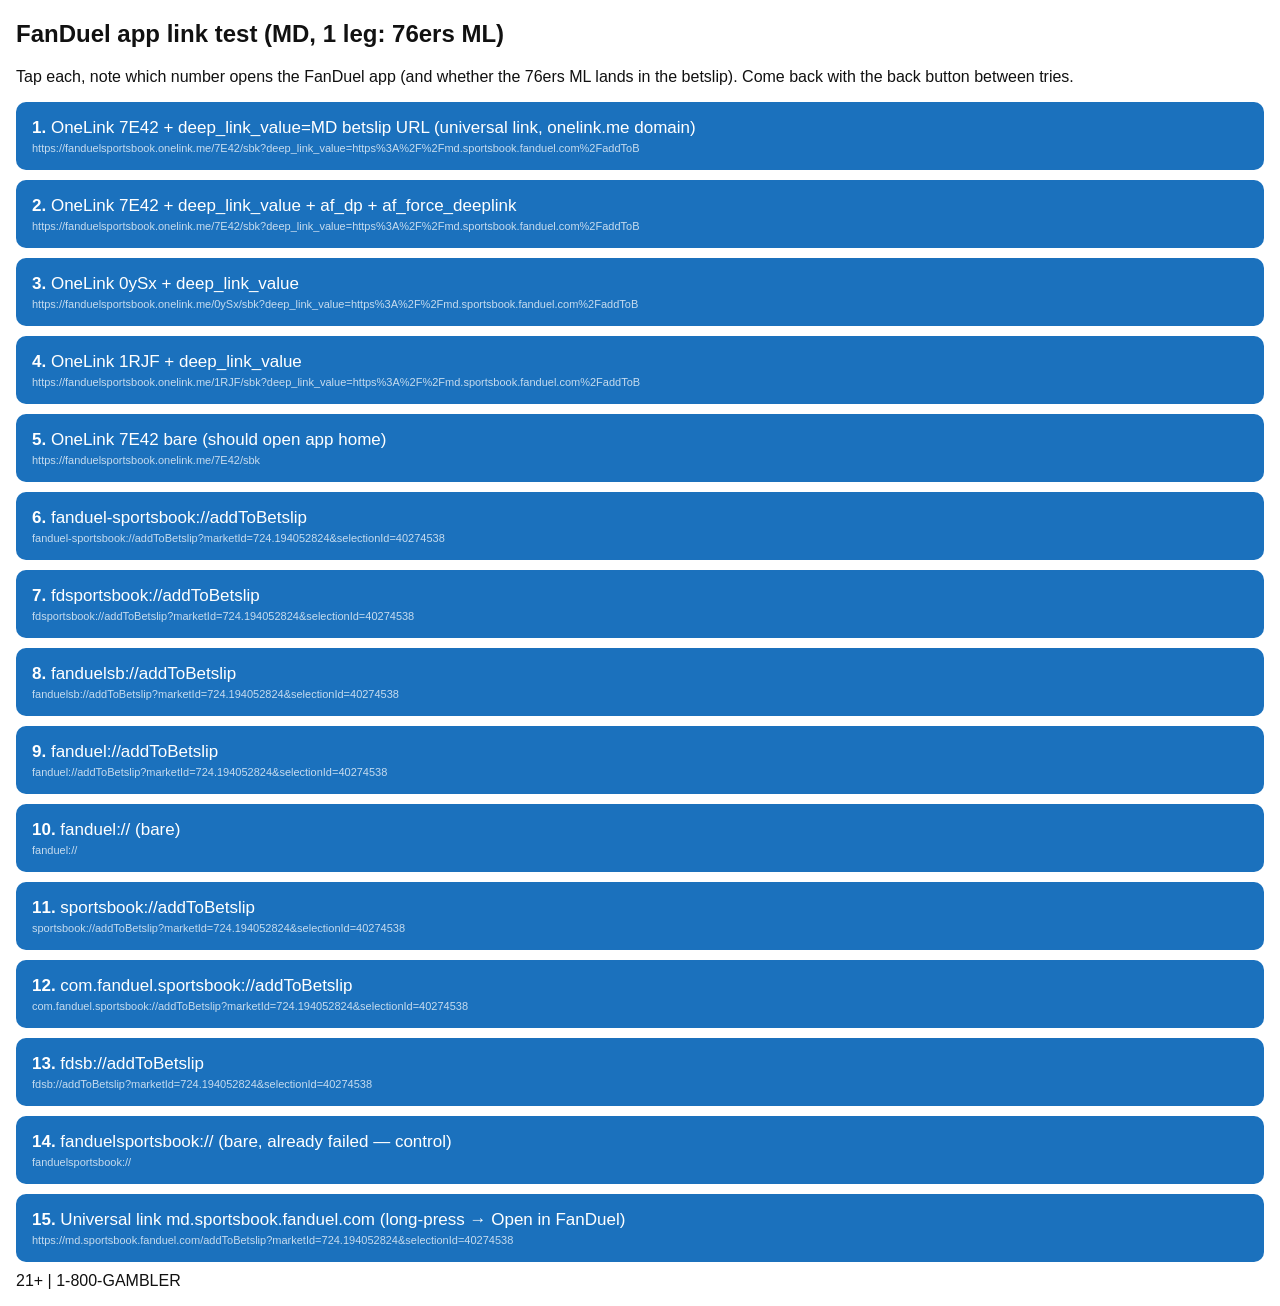
<file: docs/test.html>
<!doctype html><html><head><meta charset=utf-8><meta name=viewport content="width=device-width,initial-scale=1"><title>FanDuel app link test</title><style>body{font-family:-apple-system,sans-serif;margin:16px;background:#fff;color:#111}.b{display:block;padding:16px;margin:10px 0;border-radius:10px;background:#1b71bd;color:#fff;text-decoration:none;font-size:17px}.b small{display:block;opacity:.75;font-size:11px;word-break:break-all;margin-top:4px}</style></head><body><h2>FanDuel app link test (MD, 1 leg: 76ers ML)</h2><p>Tap each, note which number opens the FanDuel app (and whether the 76ers ML lands in the betslip). Come back with the back button between tries.</p><a class=b href="https://fanduelsportsbook.onelink.me/7E42/sbk?deep_link_value=https%3A%2F%2Fmd.sportsbook.fanduel.com%2FaddToBetslip%3FmarketId%3D724.194052824%26selectionId%3D40274538"><b>1.</b> OneLink 7E42 + deep_link_value=MD betslip URL (universal link, onelink.me domain)<small>https://fanduelsportsbook.onelink.me/7E42/sbk?deep_link_value=https%3A%2F%2Fmd.sportsbook.fanduel.com%2FaddToB</small></a><a class=b href="https://fanduelsportsbook.onelink.me/7E42/sbk?deep_link_value=https%3A%2F%2Fmd.sportsbook.fanduel.com%2FaddToBetslip%3FmarketId%3D724.194052824%26selectionId%3D40274538&amp;af_dp=https%3A%2F%2Fmd.sportsbook.fanduel.com%2FaddToBetslip%3FmarketId%3D724.194052824%26selectionId%3D40274538&amp;af_force_deeplink=true"><b>2.</b> OneLink 7E42 + deep_link_value + af_dp + af_force_deeplink<small>https://fanduelsportsbook.onelink.me/7E42/sbk?deep_link_value=https%3A%2F%2Fmd.sportsbook.fanduel.com%2FaddToB</small></a><a class=b href="https://fanduelsportsbook.onelink.me/0ySx/sbk?deep_link_value=https%3A%2F%2Fmd.sportsbook.fanduel.com%2FaddToBetslip%3FmarketId%3D724.194052824%26selectionId%3D40274538"><b>3.</b> OneLink 0ySx + deep_link_value<small>https://fanduelsportsbook.onelink.me/0ySx/sbk?deep_link_value=https%3A%2F%2Fmd.sportsbook.fanduel.com%2FaddToB</small></a><a class=b href="https://fanduelsportsbook.onelink.me/1RJF/sbk?deep_link_value=https%3A%2F%2Fmd.sportsbook.fanduel.com%2FaddToBetslip%3FmarketId%3D724.194052824%26selectionId%3D40274538"><b>4.</b> OneLink 1RJF + deep_link_value<small>https://fanduelsportsbook.onelink.me/1RJF/sbk?deep_link_value=https%3A%2F%2Fmd.sportsbook.fanduel.com%2FaddToB</small></a><a class=b href="https://fanduelsportsbook.onelink.me/7E42/sbk"><b>5.</b> OneLink 7E42 bare (should open app home)<small>https://fanduelsportsbook.onelink.me/7E42/sbk</small></a><a class=b href="fanduel-sportsbook://addToBetslip?marketId=724.194052824&amp;selectionId=40274538"><b>6.</b> fanduel-sportsbook://addToBetslip<small>fanduel-sportsbook://addToBetslip?marketId=724.194052824&amp;selectionId=40274538</small></a><a class=b href="fdsportsbook://addToBetslip?marketId=724.194052824&amp;selectionId=40274538"><b>7.</b> fdsportsbook://addToBetslip<small>fdsportsbook://addToBetslip?marketId=724.194052824&amp;selectionId=40274538</small></a><a class=b href="fanduelsb://addToBetslip?marketId=724.194052824&amp;selectionId=40274538"><b>8.</b> fanduelsb://addToBetslip<small>fanduelsb://addToBetslip?marketId=724.194052824&amp;selectionId=40274538</small></a><a class=b href="fanduel://addToBetslip?marketId=724.194052824&amp;selectionId=40274538"><b>9.</b> fanduel://addToBetslip<small>fanduel://addToBetslip?marketId=724.194052824&amp;selectionId=40274538</small></a><a class=b href="fanduel://"><b>10.</b> fanduel:// (bare)<small>fanduel://</small></a><a class=b href="sportsbook://addToBetslip?marketId=724.194052824&amp;selectionId=40274538"><b>11.</b> sportsbook://addToBetslip<small>sportsbook://addToBetslip?marketId=724.194052824&amp;selectionId=40274538</small></a><a class=b href="com.fanduel.sportsbook://addToBetslip?marketId=724.194052824&amp;selectionId=40274538"><b>12.</b> com.fanduel.sportsbook://addToBetslip<small>com.fanduel.sportsbook://addToBetslip?marketId=724.194052824&amp;selectionId=40274538</small></a><a class=b href="fdsb://addToBetslip?marketId=724.194052824&amp;selectionId=40274538"><b>13.</b> fdsb://addToBetslip<small>fdsb://addToBetslip?marketId=724.194052824&amp;selectionId=40274538</small></a><a class=b href="fanduelsportsbook://"><b>14.</b> fanduelsportsbook:// (bare, already failed — control)<small>fanduelsportsbook://</small></a><a class=b href="https://md.sportsbook.fanduel.com/addToBetslip?marketId=724.194052824&amp;selectionId=40274538"><b>15.</b> Universal link md.sportsbook.fanduel.com (long-press → Open in FanDuel)<small>https://md.sportsbook.fanduel.com/addToBetslip?marketId=724.194052824&amp;selectionId=40274538</small></a><footer>21+ | 1-800-GAMBLER</footer></body></html>
</file>
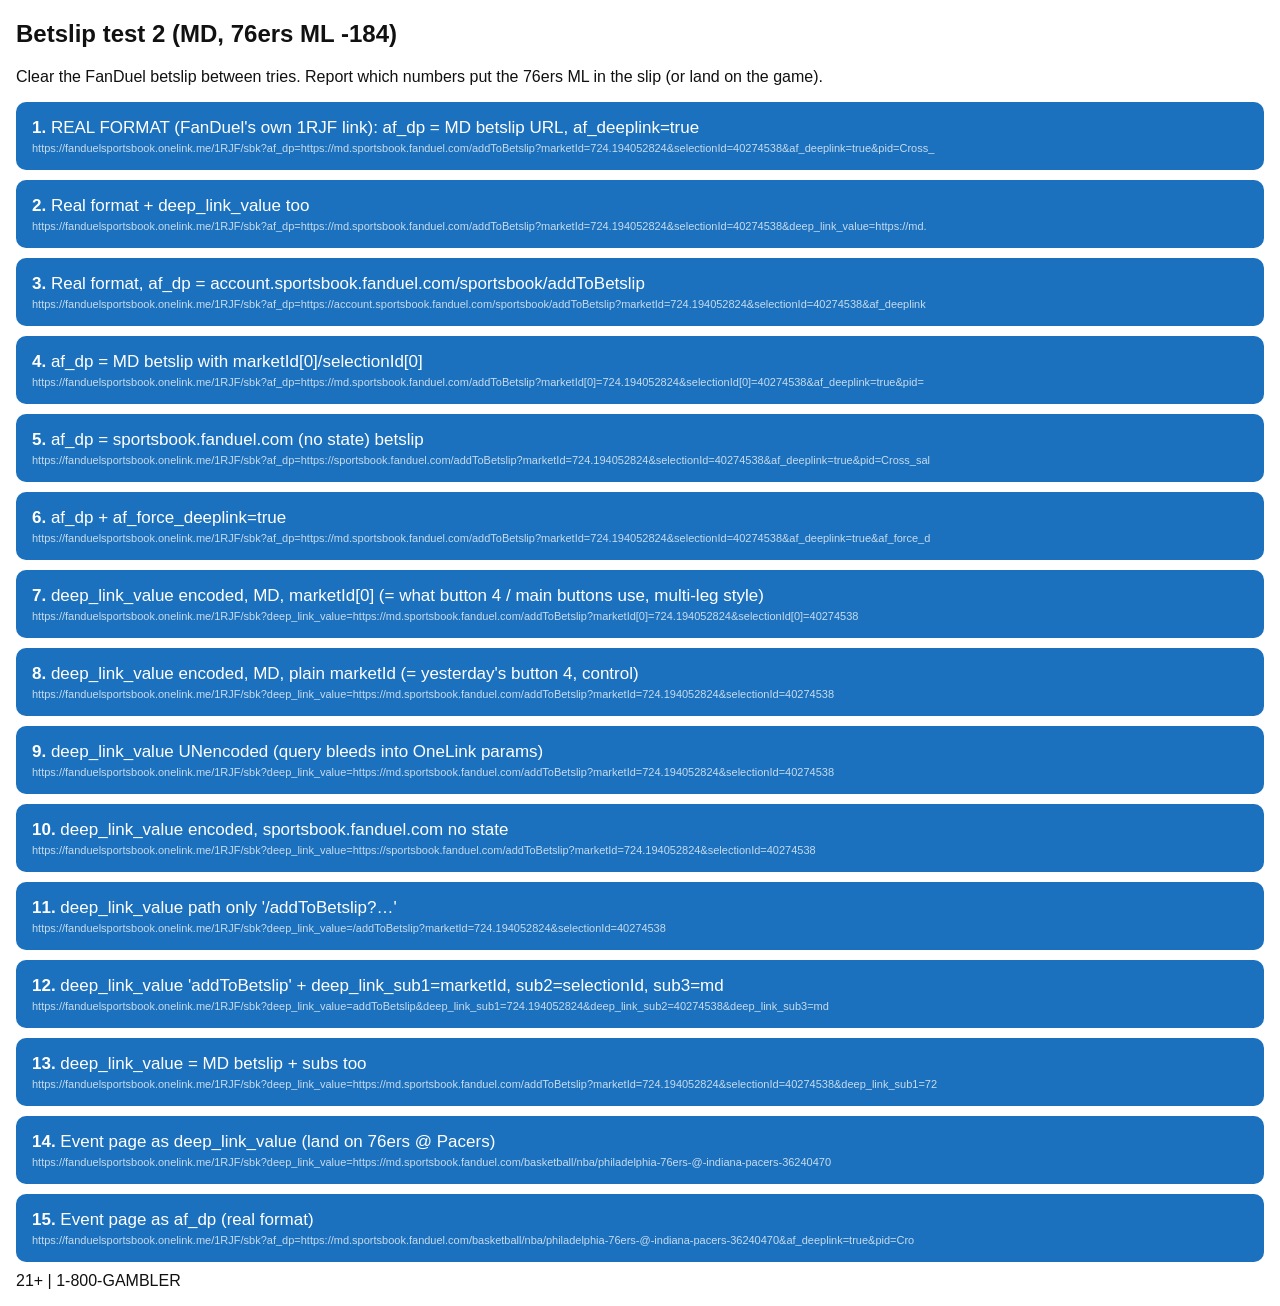
<file: docs/test2.html>
<!doctype html><html><head><meta charset=utf-8><meta name=viewport content="width=device-width,initial-scale=1"><title>FanDuel betslip test 2</title><style>body{font-family:-apple-system,sans-serif;margin:16px;background:#fff;color:#111}.b{display:block;padding:16px;margin:10px 0;border-radius:10px;background:#1b71bd;color:#fff;text-decoration:none;font-size:17px}.b small{display:block;opacity:.75;font-size:11px;word-break:break-all;margin-top:4px}</style></head><body><h2>Betslip test 2 (MD, 76ers ML -184)</h2><p>Clear the FanDuel betslip between tries. Report which numbers put the 76ers ML in the slip (or land on the game).</p><a class=b href="https://fanduelsportsbook.onelink.me/1RJF/sbk?af_dp=https%3A%2F%2Fmd.sportsbook.fanduel.com%2FaddToBetslip%3FmarketId%3D724.194052824%26selectionId%3D40274538&amp;af_deeplink=true&amp;pid=Cross_sale&amp;c=slb"><b>1.</b> REAL FORMAT (FanDuel&#x27;s own 1RJF link): af_dp = MD betslip URL, af_deeplink=true<small>https://fanduelsportsbook.onelink.me/1RJF/sbk?af_dp=https://md.sportsbook.fanduel.com/addToBetslip?marketId=724.194052824&amp;selectionId=40274538&amp;af_deeplink=true&amp;pid=Cross_</small></a><a class=b href="https://fanduelsportsbook.onelink.me/1RJF/sbk?af_dp=https%3A%2F%2Fmd.sportsbook.fanduel.com%2FaddToBetslip%3FmarketId%3D724.194052824%26selectionId%3D40274538&amp;deep_link_value=https%3A%2F%2Fmd.sportsbook.fanduel.com%2FaddToBetslip%3FmarketId%3D724.194052824%26selectionId%3D40274538&amp;af_deeplink=true&amp;pid=Cross_sale&amp;c=slb"><b>2.</b> Real format + deep_link_value too<small>https://fanduelsportsbook.onelink.me/1RJF/sbk?af_dp=https://md.sportsbook.fanduel.com/addToBetslip?marketId=724.194052824&amp;selectionId=40274538&amp;deep_link_value=https://md.</small></a><a class=b href="https://fanduelsportsbook.onelink.me/1RJF/sbk?af_dp=https%3A%2F%2Faccount.sportsbook.fanduel.com%2Fsportsbook%2FaddToBetslip%3FmarketId%3D724.194052824%26selectionId%3D40274538&amp;af_deeplink=true&amp;pid=Cross_sale&amp;c=slb"><b>3.</b> Real format, af_dp = account.sportsbook.fanduel.com/sportsbook/addToBetslip<small>https://fanduelsportsbook.onelink.me/1RJF/sbk?af_dp=https://account.sportsbook.fanduel.com/sportsbook/addToBetslip?marketId=724.194052824&amp;selectionId=40274538&amp;af_deeplink</small></a><a class=b href="https://fanduelsportsbook.onelink.me/1RJF/sbk?af_dp=https%3A%2F%2Fmd.sportsbook.fanduel.com%2FaddToBetslip%3FmarketId%5B0%5D%3D724.194052824%26selectionId%5B0%5D%3D40274538&amp;af_deeplink=true&amp;pid=Cross_sale&amp;c=slb"><b>4.</b> af_dp = MD betslip with marketId[0]/selectionId[0]<small>https://fanduelsportsbook.onelink.me/1RJF/sbk?af_dp=https://md.sportsbook.fanduel.com/addToBetslip?marketId[0]=724.194052824&amp;selectionId[0]=40274538&amp;af_deeplink=true&amp;pid=</small></a><a class=b href="https://fanduelsportsbook.onelink.me/1RJF/sbk?af_dp=https%3A%2F%2Fsportsbook.fanduel.com%2FaddToBetslip%3FmarketId%3D724.194052824%26selectionId%3D40274538&amp;af_deeplink=true&amp;pid=Cross_sale&amp;c=slb"><b>5.</b> af_dp = sportsbook.fanduel.com (no state) betslip<small>https://fanduelsportsbook.onelink.me/1RJF/sbk?af_dp=https://sportsbook.fanduel.com/addToBetslip?marketId=724.194052824&amp;selectionId=40274538&amp;af_deeplink=true&amp;pid=Cross_sal</small></a><a class=b href="https://fanduelsportsbook.onelink.me/1RJF/sbk?af_dp=https%3A%2F%2Fmd.sportsbook.fanduel.com%2FaddToBetslip%3FmarketId%3D724.194052824%26selectionId%3D40274538&amp;af_deeplink=true&amp;af_force_deeplink=true&amp;pid=Cross_sale&amp;c=slb"><b>6.</b> af_dp + af_force_deeplink=true<small>https://fanduelsportsbook.onelink.me/1RJF/sbk?af_dp=https://md.sportsbook.fanduel.com/addToBetslip?marketId=724.194052824&amp;selectionId=40274538&amp;af_deeplink=true&amp;af_force_d</small></a><a class=b href="https://fanduelsportsbook.onelink.me/1RJF/sbk?deep_link_value=https%3A%2F%2Fmd.sportsbook.fanduel.com%2FaddToBetslip%3FmarketId%5B0%5D%3D724.194052824%26selectionId%5B0%5D%3D40274538"><b>7.</b> deep_link_value encoded, MD, marketId[0] (= what button 4 / main buttons use, multi-leg style)<small>https://fanduelsportsbook.onelink.me/1RJF/sbk?deep_link_value=https://md.sportsbook.fanduel.com/addToBetslip?marketId[0]=724.194052824&amp;selectionId[0]=40274538</small></a><a class=b href="https://fanduelsportsbook.onelink.me/1RJF/sbk?deep_link_value=https%3A%2F%2Fmd.sportsbook.fanduel.com%2FaddToBetslip%3FmarketId%3D724.194052824%26selectionId%3D40274538"><b>8.</b> deep_link_value encoded, MD, plain marketId (= yesterday&#x27;s button 4, control)<small>https://fanduelsportsbook.onelink.me/1RJF/sbk?deep_link_value=https://md.sportsbook.fanduel.com/addToBetslip?marketId=724.194052824&amp;selectionId=40274538</small></a><a class=b href="https://fanduelsportsbook.onelink.me/1RJF/sbk?deep_link_value=https://md.sportsbook.fanduel.com/addToBetslip?marketId=724.194052824&amp;selectionId=40274538"><b>9.</b> deep_link_value UNencoded (query bleeds into OneLink params)<small>https://fanduelsportsbook.onelink.me/1RJF/sbk?deep_link_value=https://md.sportsbook.fanduel.com/addToBetslip?marketId=724.194052824&amp;selectionId=40274538</small></a><a class=b href="https://fanduelsportsbook.onelink.me/1RJF/sbk?deep_link_value=https%3A%2F%2Fsportsbook.fanduel.com%2FaddToBetslip%3FmarketId%3D724.194052824%26selectionId%3D40274538"><b>10.</b> deep_link_value encoded, sportsbook.fanduel.com no state<small>https://fanduelsportsbook.onelink.me/1RJF/sbk?deep_link_value=https://sportsbook.fanduel.com/addToBetslip?marketId=724.194052824&amp;selectionId=40274538</small></a><a class=b href="https://fanduelsportsbook.onelink.me/1RJF/sbk?deep_link_value=%2FaddToBetslip%3FmarketId%3D724.194052824%26selectionId%3D40274538"><b>11.</b> deep_link_value path only &#x27;/addToBetslip?…&#x27;<small>https://fanduelsportsbook.onelink.me/1RJF/sbk?deep_link_value=/addToBetslip?marketId=724.194052824&amp;selectionId=40274538</small></a><a class=b href="https://fanduelsportsbook.onelink.me/1RJF/sbk?deep_link_value=addToBetslip&amp;deep_link_sub1=724.194052824&amp;deep_link_sub2=40274538&amp;deep_link_sub3=md"><b>12.</b> deep_link_value &#x27;addToBetslip&#x27; + deep_link_sub1=marketId, sub2=selectionId, sub3=md<small>https://fanduelsportsbook.onelink.me/1RJF/sbk?deep_link_value=addToBetslip&amp;deep_link_sub1=724.194052824&amp;deep_link_sub2=40274538&amp;deep_link_sub3=md</small></a><a class=b href="https://fanduelsportsbook.onelink.me/1RJF/sbk?deep_link_value=https%3A%2F%2Fmd.sportsbook.fanduel.com%2FaddToBetslip%3FmarketId%3D724.194052824%26selectionId%3D40274538&amp;deep_link_sub1=724.194052824&amp;deep_link_sub2=40274538"><b>13.</b> deep_link_value = MD betslip + subs too<small>https://fanduelsportsbook.onelink.me/1RJF/sbk?deep_link_value=https://md.sportsbook.fanduel.com/addToBetslip?marketId=724.194052824&amp;selectionId=40274538&amp;deep_link_sub1=72</small></a><a class=b href="https://fanduelsportsbook.onelink.me/1RJF/sbk?deep_link_value=https%3A%2F%2Fmd.sportsbook.fanduel.com%2Fbasketball%2Fnba%2Fphiladelphia-76ers-%40-indiana-pacers-36240470"><b>14.</b> Event page as deep_link_value (land on 76ers @ Pacers)<small>https://fanduelsportsbook.onelink.me/1RJF/sbk?deep_link_value=https://md.sportsbook.fanduel.com/basketball/nba/philadelphia-76ers-@-indiana-pacers-36240470</small></a><a class=b href="https://fanduelsportsbook.onelink.me/1RJF/sbk?af_dp=https%3A%2F%2Fmd.sportsbook.fanduel.com%2Fbasketball%2Fnba%2Fphiladelphia-76ers-%40-indiana-pacers-36240470&amp;af_deeplink=true&amp;pid=Cross_sale&amp;c=slb"><b>15.</b> Event page as af_dp (real format)<small>https://fanduelsportsbook.onelink.me/1RJF/sbk?af_dp=https://md.sportsbook.fanduel.com/basketball/nba/philadelphia-76ers-@-indiana-pacers-36240470&amp;af_deeplink=true&amp;pid=Cro</small></a><footer>21+ | 1-800-GAMBLER</footer></body></html>
</file>
<file: docs/two-leg.css>
.bx{margin-top:6px;font-size:13px}.bx button.cp{font-size:13px;padding:3px 8px;cursor:pointer}.bx a{margin-left:8px;font-size:13px}
:root{--bg:#0d1117;--card:#161b22;--bd:#30363d;--tx:#e6edf3;--mu:#8b949e;--btn:#1f6feb}
:root[data-theme=light]{--bg:#f6f8fa;--card:#fff;--bd:#d0d7de;--tx:#1f2328;--mu:#57606a;--btn:#0b5cd5}
body{font-family:system-ui,sans-serif;margin:0;background:var(--bg);color:var(--tx)}main{max-width:900px;margin:auto;padding:16px}header{display:flex;flex-wrap:wrap;gap:8px;justify-content:space-between;align-items:center}h1{margin:.2em 0}
#tg{background:var(--card);color:var(--tx);border:1px solid var(--bd);border-radius:8px;padding:8px 12px;font-size:.9em;cursor:pointer}
section{background:var(--card);border:1px solid var(--bd);border-radius:12px;padding:14px;margin:16px 0}h2{font-size:1.1em;margin:0 0 10px}
.s{display:flex;flex-wrap:wrap;gap:8px}.s div{flex:1 1 140px;background:var(--bg);border-radius:8px;padding:8px;font-size:.8em;color:var(--mu)}.s b{display:block;font-size:1.25em;color:var(--tx)}
.t{overflow-x:auto}table{width:100%;border-collapse:collapse;margin:10px 0;font-size:.9em}td,th{padding:8px 6px;border-bottom:1px solid var(--bd);text-align:left;vertical-align:top}small,li{color:var(--mu)}ul{margin:6px 0 0;padding-left:18px;font-size:.92em}
.b{display:flex;flex-wrap:wrap;gap:8px}.b a{flex:1 1 200px;text-align:center;background:var(--btn);color:#fff;padding:12px;border-radius:8px;text-decoration:none;font-weight:600}.st{display:flex;border:1px solid var(--bd);border-radius:8px;overflow:hidden}.st button{background:var(--card);color:var(--tx);border:0;padding:8px 14px;font-weight:600;cursor:pointer}.st button.on{background:var(--btn);color:#fff}footer{text-align:center;font-size:.8em;color:var(--mu);padding:12px}
article{border:1px solid var(--bd);border-radius:12px;margin:16px 0;padding:14px;background:var(--card)}article h3{margin:0 0 8px}.badge{font-weight:700;color:#855600}.leg{padding:12px 0;border-top:1px solid var(--bd)}.leg h4{margin:0 0 6px}.notice{border-left:4px solid #9a6700;padding:10px;background:var(--card)}.muted{color:var(--mu);font-size:.9em}.sources{font-size:.85em;overflow-wrap:anywhere}.b{margin:12px 0}.b a.secondary{background:var(--card);color:var(--btn);border:1px solid var(--bd)}a[aria-disabled=true]{pointer-events:none;opacity:.55}.payout{font-weight:650}button,a{touch-action:manipulation}button:focus-visible,a:focus-visible{outline:3px solid #bf8700;outline-offset:3px}[hidden]{display:none!important}#research-holds details{margin:12px 0}.b a{box-sizing:border-box}summary{cursor:pointer}body{overflow-wrap:break-word}main{box-sizing:border-box;width:100%}a{color:var(--btn)}.t{max-width:100%}.card-status{font-weight:650}footer{overflow-wrap:anywhere}@media(max-width:480px){main{padding:10px}article,section{padding:12px}.b a{flex-basis:100%}.st button{min-height:44px}h1{font-size:1.5em}li{margin-bottom:5px}}
</file>
